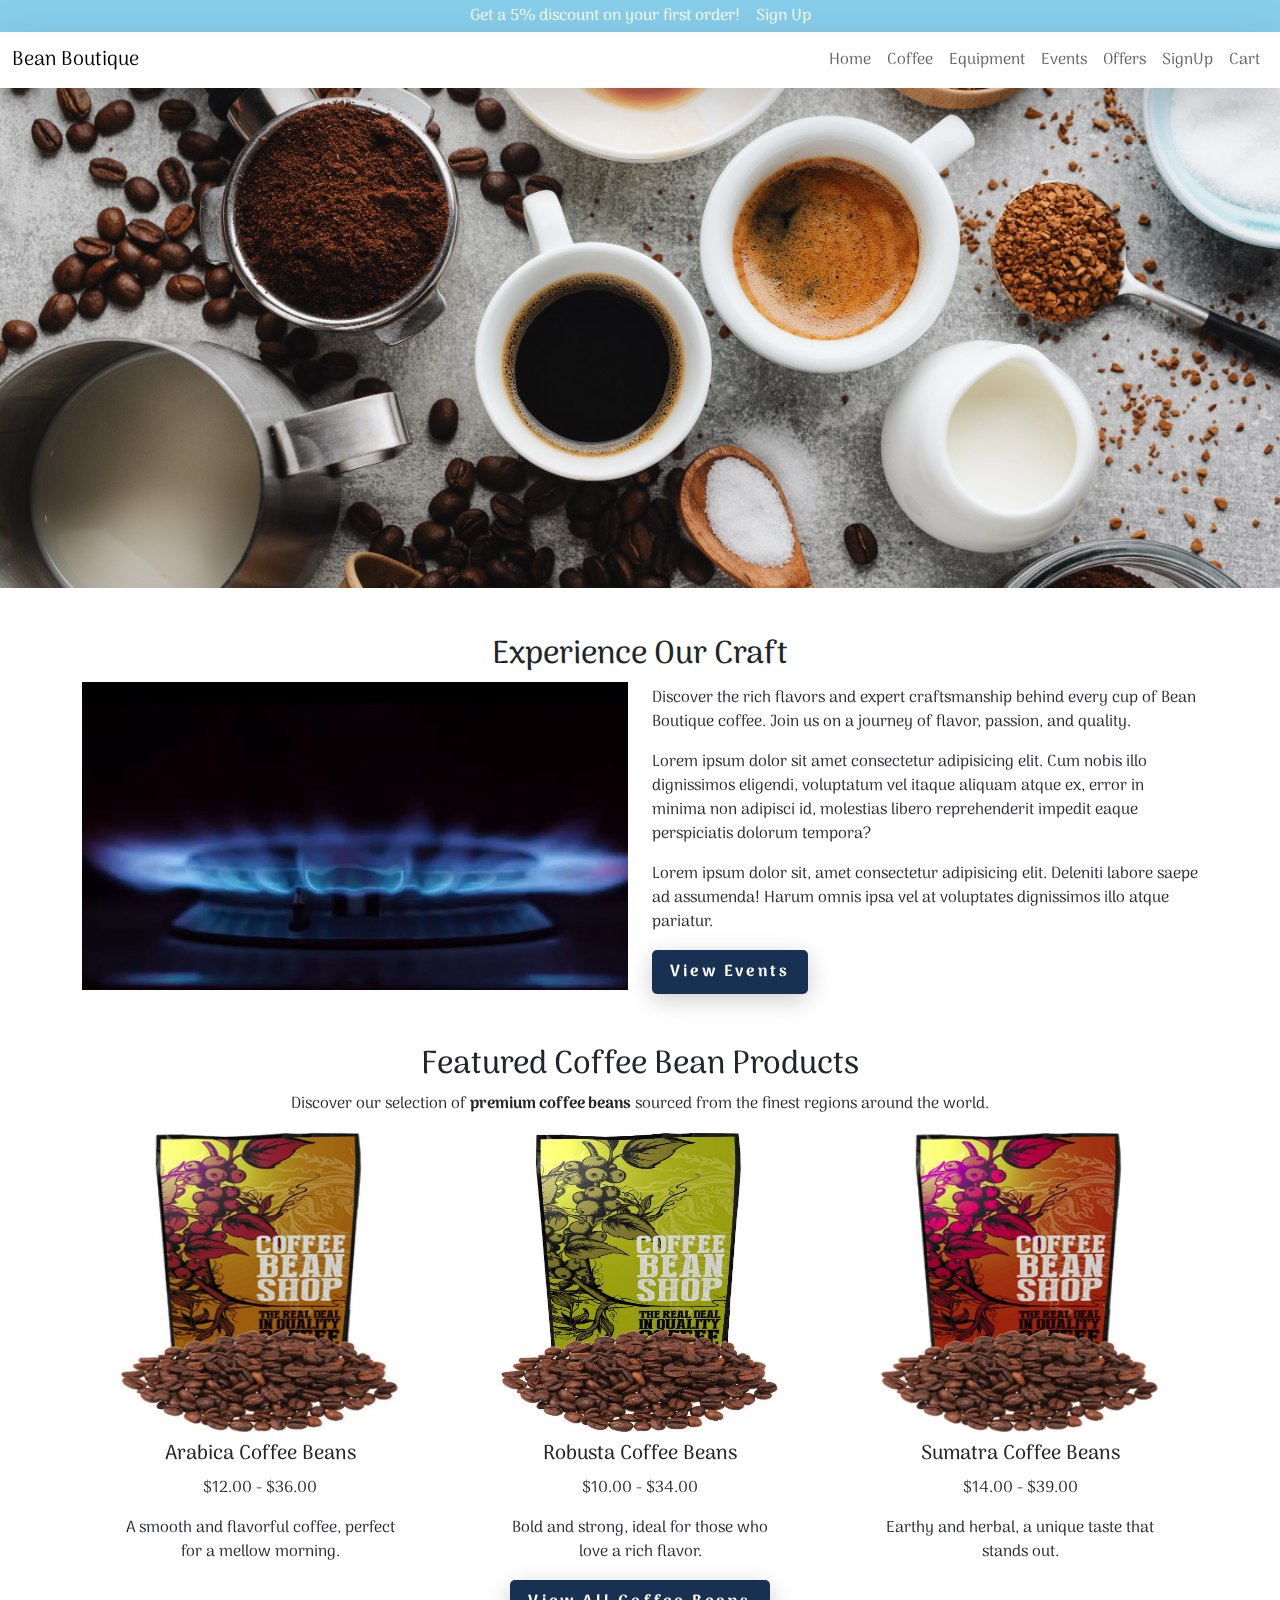
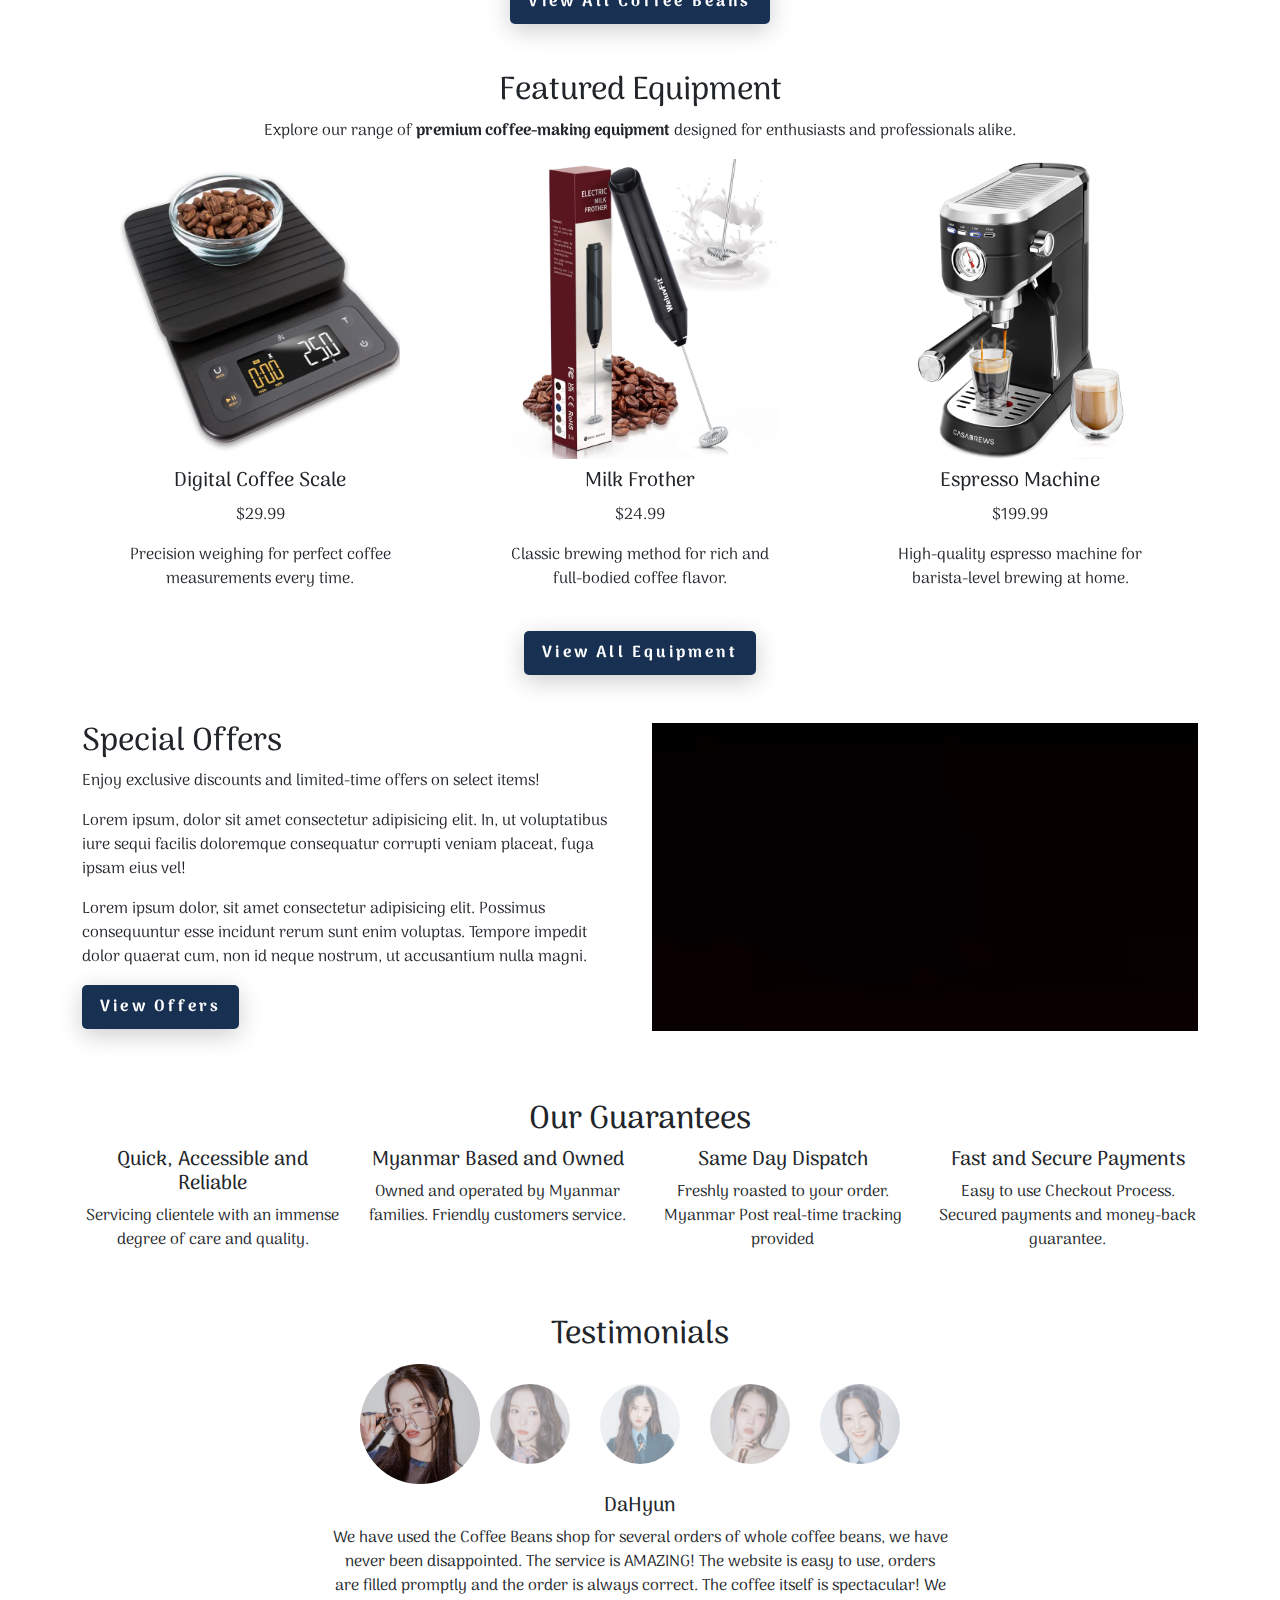
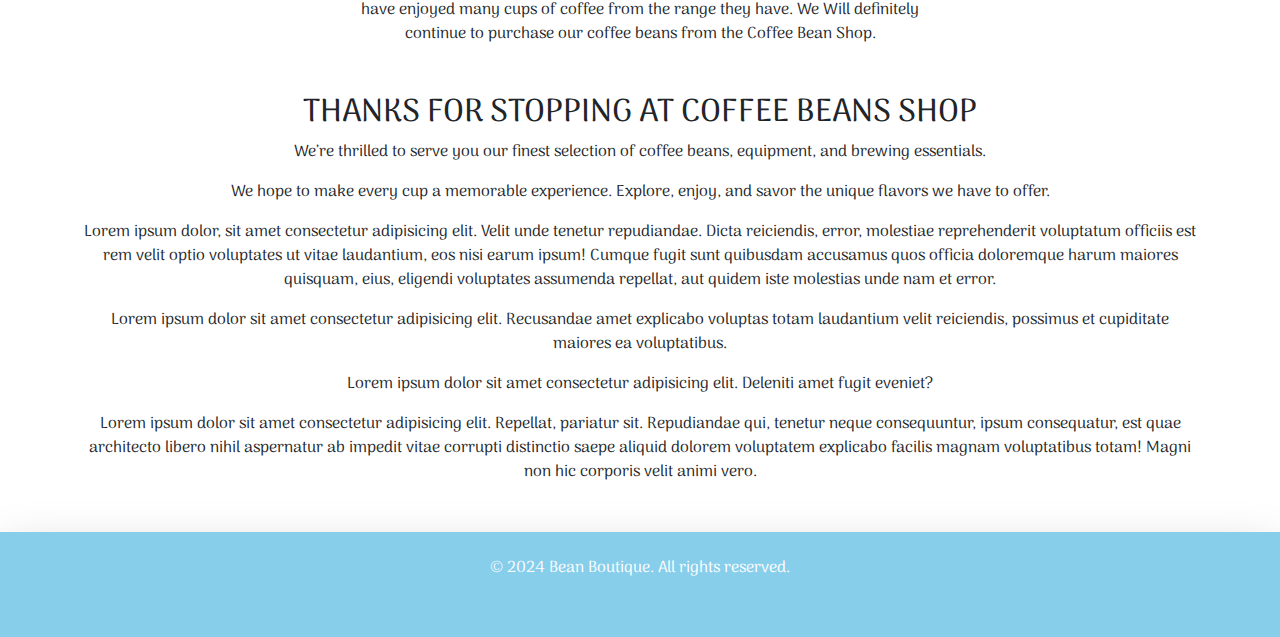
<file: index.html>
<!DOCTYPE html>
<html lang="en">
<head>
  <meta charset="UTF-8">
  <meta name="viewport" content="width=device-width, initial-scale=1.0">
  <title>Bean Boutique - Welcome</title>
  <link href="https://cdn.jsdelivr.net/npm/bootstrap@5.3.0-alpha1/dist/css/bootstrap.min.css" rel="stylesheet">
  <link rel="preconnect" href="https://fonts.googleapis.com">
<link rel="preconnect" href="https://fonts.gstatic.com" crossorigin>
<link href="https://fonts.googleapis.com/css2?family=Agdasima:wght@400;700&family=Arima:wght@100..700&display=swap" rel="stylesheet">
<link rel="stylesheet" href="https://cdn.jsdelivr.net/npm/bootstrap-icons@1.8.1/font/bootstrap-icons.css">
<link rel="stylesheet" href="https://cdnjs.cloudflare.com/ajax/libs/font-awesome/6.6.0/css/all.min.css" integrity="sha512-Kc323vGBEqzTmouAECnVceyQqyqdsSiqLQISBL29aUW4U/M7pSPA/gEUZQqv1cwx4OnYxTxve5UMg5GT6L4JJg==" crossorigin="anonymous" referrerpolicy="no-referrer" />

  <link rel="stylesheet" href="style.css">

  <style>
    .container .product-card {
  padding: 0 50px; /* Adds more gap between columns */
}

.product-card .image-container {
  position: relative;
  overflow: hidden;
  width: 100%;
  height: 300px; /* Set a fixed height for consistent card size */
}

.product-card .product-image {
  width: 100%;
  height: 100%;
  object-fit: fill;/* Makes the image fill the container without distortion */
  transition: transform 0.3s ease;
}

.product-card .overlay {
  position: absolute;
  bottom: 0;
  left: 0;
  width: 100%;
  opacity: 0;
  transition: opacity 0.3s ease;
  text-align: center;
}

.product-card .overlay a {
  display: block;
  width: 100%;
  padding: 10px 0;
  background-color: rgba(0, 0, 0, 0.7); /* Black with opacity */
  color: white;
  text-decoration: none;
  font-weight: bold;
  transition: background-color 0.3s ease;
}

.product-card .image-container:hover .overlay {
  opacity: 1;
}

.product-card .image-container:hover .product-image {
  transform: scale(1.15); /* Slight zoom effect */
}

.product-card h5,
.product-card p {
  margin-top: 10px;
}

.testimonial-section {
    text-align: center;
    margin: 30px 0px;
}

.profiles {
    display: flex;
    justify-content: center;
    align-items: flex-end;
}

.profile {
    margin: 0 15px;
    transition: transform 0.5s, opacity 0.5s;
}

.profile img {
    border-radius: 50%;
    width: 80px; /* Smaller profile images */
    height: 80px; /* Smaller profile images */
}

.profile.active {
    transform: scale(1.5); /* Larger current profile */
    opacity: 1;
}

.profile:not(.active) {
    opacity: 0.5; /* Faded smaller profiles */
}

.testimonial-text {
    margin: 30px 250px;
}

@media (max-width: 992px) {
  .testimonial-text {
    margin: 10px;
}
}

.guarantee-icon {
  font-size: 2rem; 
  margin: 15px 0px;
}

.custom-notification {
  background-color: skyblue;
  color: white;
  border: none;
  border-radius: 0;
}

.btn {
  font-size: 1em;
  font-weight: 400;
  letter-spacing: 0.2em;
}
.custom-link {
    color: white;
    text-decoration: none;
  }
  .custom-link:hover {
    color: #183153;
  }

  .custom-img-height {
    height: 500px;
    object-fit: cover;
  }

  custom-img-height {
    height: auto;
}

@media (max-width: 768px) {
    .custom-img-height {
        max-height: 200px;
        object-fit: cover;
    }
}
  </style>
</head>
<body>
  <div class="py-1 text-center custom-notification d-flex justify-content-center align-items-center" role="alert">
    <p class="mb-0 me-3 bold">Get a 5% discount on your first order!</p>
    <a href="signup.html" class="custom-link">Sign Up</a>
  </div>

  <!-- Navbar -->
  <nav class="navbar navbar-expand-lg navbar-light bg-white sticky-top shadow-lg">
    <div class="container-fluid">
        <a class="navbar-brand" href="#">Bean Boutique</a>
        <button class="navbar-toggler" type="button" data-bs-toggle="collapse" data-bs-target="#navbarNav">
            <span class="navbar-toggler-icon"></span>
        </button>
        <div class="collapse navbar-collapse" id="navbarNav">
            <ul class="navbar-nav ms-auto">
                <li class="nav-item"><a class="nav-link" href="index.html">Home</a></li>
                <li class="nav-item"><a class="nav-link" href="coffee.html">Coffee</a></li>
                <li class="nav-item"><a class="nav-link" href="equipment.html">Equipment</a></li>
                <li class="nav-item"><a class="nav-link" href="events.html">Events</a></li>
                <li class="nav-item"><a class="nav-link" href="offers.html">Offers</a></li>
                <li class="nav-item"><a class="nav-link" href="signup.html">SignUp</a></li>
                <li class="nav-item">
                    <a class="nav-link" href="cart.html">Cart <span id="cart-badge" class="badge bg-danger" style="display: none;">0</span></a>
                </li>
            </ul>
        </div>
    </div>
  </nav>
  
  <div>
    <img src="images/coffeelandscape.webp" class="w-100 custom-img-height">
  </div>

<!-- Video and Text Section -->
<section class="d-flex align-items-center my-5">
  <div class="container">
    <h2 class="text-center">Experience Our Craft</h2>
    <div class="row">
      <div class="col-md-6">
        <video src="images/coffeebean.mp4" autoplay muted loop class="w-100"></video>
      </div>
      <div class="col-md-6 d-flex flex-column justify-content-center">
        <p>Discover the rich flavors and expert craftsmanship behind every cup of Bean Boutique coffee. Join us on a journey of flavor, passion, and quality.</p>
        <p>Lorem ipsum dolor sit amet consectetur adipisicing elit. Cum nobis illo dignissimos eligendi, voluptatum vel itaque aliquam atque ex, error in minima non adipisci id, molestias libero reprehenderit impedit eaque perspiciatis dolorum tempora?</p>
        <p>Lorem ipsum dolor sit, amet consectetur adipisicing elit. Deleniti labore saepe ad assumenda! Harum omnis ipsa vel at voluptates dignissimos illo atque pariatur.</p>
        <div>
          <button class="specialbutton"><a href="events.html" class="text-decoration-none">View Events</a></button>
        </div>  
      </div> 
    </div>
  </div>
</section>

<!-- Featured Coffee Section -->
<section class="my-5">
  <div class="container">
    <h2 class="text-center">Featured Coffee Bean Products</h2>
    <p class="text-center">Discover our selection of <strong>premium coffee beans</strong> sourced from the finest regions around the world.</p>
    <div class="row">
      <!-- Coffee Bean 1 -->
      <div class="col-md-4 text-center position-relative product-card">
        <div class="image-container">
          <img src="images/coffee4.jpg" class="product-image" alt="Arabica Coffee Beans">
          <div class="overlay">
            <a href="coffee.html" class="btn btn-overlay">View Details</a>
          </div>
        </div>
        <h5>Arabica Coffee Beans</h5>
        <p>$12.00 - $36.00</p>
        <p>A smooth and flavorful coffee, perfect for a mellow morning.</p>
      </div>

      <!-- Coffee Bean 2 -->
      <div class="col-md-4 text-center position-relative product-card">
        <div class="image-container">
          <img src="images/coffee1.jpg" class="product-image" alt="Robusta Coffee Beans">
          <div class="overlay">
            <a href="coffee.html" class="btn btn-overlay">View Details</a>
          </div>
        </div>
        <h5>Robusta Coffee Beans</h5>
        <p>$10.00 - $34.00</p>
        <p>Bold and strong, ideal for those who love a rich flavor.</p>
      </div>

      <!-- Coffee Bean 3 -->
      <div class="col-md-4 text-center position-relative product-card">
        <div class="image-container">
          <img src="images/coffee6.jpg" class="product-image" alt="Sumatra Coffee Beans">
          <div class="overlay">
            <a href="coffee.html" class="btn btn-overlay">View Details</a>
          </div>
        </div>
        <h5>Sumatra Coffee Beans</h5>
        <p>$14.00 - $39.00</p>
        <p>Earthy and herbal, a unique taste that stands out.</p>
      </div>
    </div>
    <div class="d-flex justify-content-center align-items-center">
      <button class="specialbutton"><a href="coffee.html" class="text-decoration-none">View All Coffee Beans</a></button>
    </div>    
  </div>
</section>

<!-- Featured Equipment Section -->
<section class="my-5">
  <div class="container">
    <h2 class="text-center">Featured Equipment</h2>
    <p class="text-center">Explore our range of <strong>premium coffee-making equipment</strong> designed for enthusiasts and professionals alike.</p>
    <div class="row">
      <!-- Equipment 1 -->
      <div class="col-md-4 text-center position-relative product-card mb-4">
        <div class="image-container">
          <img src="images/coffee_scale.jpg" class="product-image" alt="Digital Coffee Scale">
          <div class="overlay">
            <a href="equipment.html" class="btn btn-overlay">View Details</a>
          </div>
        </div>
        <h5>Digital Coffee Scale</h5>
        <p>$29.99</p>
        <p>Precision weighing for perfect coffee measurements every time.</p>
      </div>

      <!-- Equipment 2 -->
      <div class="col-md-4 text-center position-relative product-card mb-4">
        <div class="image-container">
          <img src="images/milk_frother.jpg" class="product-image" alt="French Press">
          <div class="overlay">
            <a href="equipment.html" class="btn btn-overlay">View Details</a>
          </div>
        </div>
        <h5>Milk Frother</h5>
        <p>$24.99</p>
        <p>Classic brewing method for rich and full-bodied coffee flavor.</p>
      </div>

      <!-- Equipment 3 -->
      <div class="col-md-4 text-center position-relative product-card mb-4">
        <div class="image-container">
          <img src="images/espresso machine.jpg" class="product-image" alt="Espresso Machine">
          <div class="overlay">
            <a href="equipment.html" class="btn btn-overlay">View Details</a>
          </div>
        </div>
        <h5>Espresso Machine</h5>
        <p>$199.99</p>
        <p>High-quality espresso machine for barista-level brewing at home.</p>
      </div>
    </div>
    <div class="d-flex justify-content-center align-items-center">
      <button class="specialbutton"><a href="equipment.html" class="text-decoration-none">View All Equipment</a></button>
    </div>    
  </div>
</section>


<!-- Special Offers Section -->
<section class="d-flex align-items-center my-5">
  <div class="container">
    <div class="row">
      <div class="col-md-6 d-flex flex-column justify-content-center mb-4">
        <h2>Special Offers</h2>
        <p>Enjoy exclusive discounts and limited-time offers on select items!</p>
        <p>Lorem ipsum, dolor sit amet consectetur adipisicing elit. In, ut voluptatibus iure sequi facilis doloremque consequatur corrupti veniam placeat, fuga ipsam eius vel!</p>
        <p>Lorem ipsum dolor, sit amet consectetur adipisicing elit. Possimus consequuntur esse incidunt rerum sunt enim voluptas. Tempore impedit dolor quaerat cum, non id neque nostrum, ut accusantium nulla magni.</p>
        <div>
          <button class="specialbutton"><a href="coffee.html" class="text-decoration-none">View Offers</a></button>
        </div>    
      </div>
      <div class="col-md-6">
        <video src="images/coffeebean.mp4" autoplay muted loop class="w-100"></video>
      </div>
    </div>
  </div>
</section>

<!-- Guarantees Section -->
<section class="my-5 text-center">
  <h2>Our Guarantees</h2>
  <div class="container">
    <div class="row">
      <div class="col-md-3">
        <i class="fa-solid fa-heart guarantee-icon"></i>
        <h5>Quick, Accessible and Reliable</h5>
        <p>Servicing clientele with an immense degree of care and quality.</p>
      </div>
      
      <div class="col-md-3">
        <i class="fa-solid fa-globe guarantee-icon"></i>
        <h5>Myanmar Based and Owned</h5>
        <p>Owned and operated by Myanmar families. Friendly customers service.</p>
      </div>

      <div class="col-md-3">
        <i class="fa-solid fa-business-time guarantee-icon"></i>
        <h5>Same Day Dispatch</h5>
        <p>Freshly roasted to your order. Myanmar Post real-time tracking provided</p>
      </div>

      <div class="col-md-3">
        <i class="fa-solid fa-shield guarantee-icon"></i>
        <h5>Fast and Secure Payments</h5>
        <p>Easy to use Checkout Process. Secured payments and money-back guarantee.</p>
      </div>
    </div>
  </div>
</section>


<!-- Guarantees Section -->
<section class="container my-5 text-center">
  <h2>Testimonials</h2>
  <div class="testimonial-section">
    <div class="testimonial-slideshow">
        <div class="profiles">
            <div class="profile active" data-name="DaHyun" data-text="We have used the Coffee Beans shop for several orders of whole coffee beans, we have never been disappointed. The service is AMAZING! The website is easy to use, orders are filled promptly and the order is always correct. The coffee itself is spectacular! We have enjoyed many cups of coffee from the range they have. We Will definitely continue to purchase our coffee beans from the Coffee Bean Shop.">
                <img src="images/DaHyun.png" alt="Profile 1">
            </div>
            <div class="profile" data-name="HyeRin" data-text="Absolutely love these guys! The aroma is incredible ® Daily roasted coffee beans, best coffee beans in Australia, sast delivery. Very good price! Highly recommend it. I got a great deal on the 3kg packs for our office. Thanks Mac for great service.">
                <img src="images/HyeRin.png" alt="Profile 2">
            </div>
            <div class="profile" data-name="Jiwoo" data-text="I have tried most of the single origin beans you have available and have settled on the Brazil Dulce, I thought I would try the Sweet Valley Blend however had to make a significant adjustment to my grinder on the finer side to get reasonable pressure from my machine, all of the other beans I've tried only required minor adjustments so I don't know what is going on there ! other than that always fast delivery and I will continue to enjoy my single origin Dulce no more blends for me.">
                <img src="images/Jiwoo.png" alt="Profile 3">
            </div>
            <div class="profile" data-name="YuBin" data-text="Exceptional service aside (which is delivered in spades), the beans themselves are phenomenal. Masterfully roasted, packaged nicely, delivered quickly - it's all there. I love supporting local businesses also, so I get a good feeling about this on top of supporting my caffeine addiction. Without Coffee Beans Shop, I would probably be an awful human being - and possibly violent. They are keeping the public safe with their delicious beans!">
                <img src="images/YuBin.png" alt="Profile 4">
            </div>
            <div class="profile" data-name="Mayu" data-text="We came across the Coffee Beans Shop after running out of our regular coffee beans. Stoked to find a local supplier. We purchased the Organic Peru and the Gold Blend. These beans are head and shoulders above anything else we have tried, Oh and we have tried a lot over the years. Great friendly service. Do yourself a favour and give them a go.... you won't buy anywhere else after trying these beans.">
                <img src="images/Mayu.png" alt="Profile 5">
            </div>
        </div>
    </div>
    <div class="testimonial-text">
        <h5 id="testimonial-name"></h5>
        <p id="testimonial-paragraph"></p>
    </div>
  </div>
</section>

<!-- Thank You Section -->
<section class="container my-5 text-center">
  <h2>THANKS FOR STOPPING AT COFFEE BEANS SHOP</h2>
  <p>We’re thrilled to serve you our finest selection of coffee beans, equipment, and brewing essentials.</p>
  <p>We hope to make every cup a memorable experience. Explore, enjoy, and savor the unique flavors we have to offer.</p>
  <p>Lorem ipsum dolor, sit amet consectetur adipisicing elit. Velit unde tenetur repudiandae. Dicta reiciendis, error, molestiae reprehenderit voluptatum officiis est rem velit optio voluptates ut vitae laudantium, eos nisi earum ipsum! Cumque fugit sunt quibusdam accusamus quos officia doloremque harum maiores quisquam, eius, eligendi voluptates assumenda repellat, aut quidem iste molestias unde nam et error.</p>
  <p>Lorem ipsum dolor sit amet consectetur adipisicing elit. Recusandae amet explicabo voluptas totam laudantium velit reiciendis, possimus et cupiditate maiores ea voluptatibus.</p>
  <p>Lorem ipsum dolor sit amet consectetur adipisicing elit. Deleniti amet fugit eveniet?</p>
  <p>Lorem ipsum dolor sit amet consectetur adipisicing elit. Repellat, pariatur sit. Repudiandae qui, tenetur neque consequuntur, ipsum consequatur, est quae architecto libero nihil aspernatur ab impedit vitae corrupti distinctio saepe aliquid dolorem voluptatem explicabo facilis magnam voluptatibus totam! Magni non hic corporis velit animi vero.</p>
</section>

 <!-- Footer -->
<footer class="text-white text-center py-4 shadow-lg" style="background-color: skyblue;">
  <p class="mb-2">&copy; 2024 Bean Boutique. All rights reserved.</p>
  <div class="footer-social-media">
    <a href="#" aria-label="Instagram" class="text-white mx-2 h5"><i class="fab fa-instagram"></i></a>
    <a href="#" aria-label="Facebook" class="text-white mx-2 h5"><i class="fab fa-facebook"></i></a>
    <a href="#" aria-label="Twitter" class="text-white mx-2 h5"><i class="fab fa-twitter"></i></a>
  </div>
</footer>

  <script src="https://cdn.jsdelivr.net/npm/bootstrap@5.3.0-alpha1/dist/js/bootstrap.bundle.min.js"></script>
  <script>
    // Initial setup on page load
    window.onload = function() {
      updateCartBadge();
    };

    // Cart badge update function (same as before)
    function updateCartBadge() {
      const cart = JSON.parse(localStorage.getItem('cart')) || [];
      const totalItems = cart.reduce((acc, item) => acc + item.quantity, 0);
      const cartBadge = document.getElementById('cart-badge');
      cartBadge.innerText = totalItems;

      if (totalItems > 0) {
        cartBadge.style.display = 'inline';
      } else {
        cartBadge.style.display = 'none';
      }
    } 

    const profiles = document.querySelectorAll('.profile');
const testimonialParagraph = document.getElementById('testimonial-paragraph');
const testimonialName = document.getElementById('testimonial-name');

let currentIndex = 0;

function showProfile(index) {
    profiles.forEach((profile, i) => {
        profile.classList.remove('active');
        if (i === index) {
            profile.classList.add('active');
            testimonialParagraph.textContent = profile.getAttribute('data-text');
            testimonialName.textContent = profile.getAttribute('data-name');
        }
    });
}

function nextProfile() {
    currentIndex = (currentIndex + 1) % profiles.length; // Loop back to start
    showProfile(currentIndex);
}

setInterval(nextProfile, 3000); // Change profile every 3 seconds
showProfile(currentIndex); // Show the initial profile

  </script>
</body>
</html>
</file>
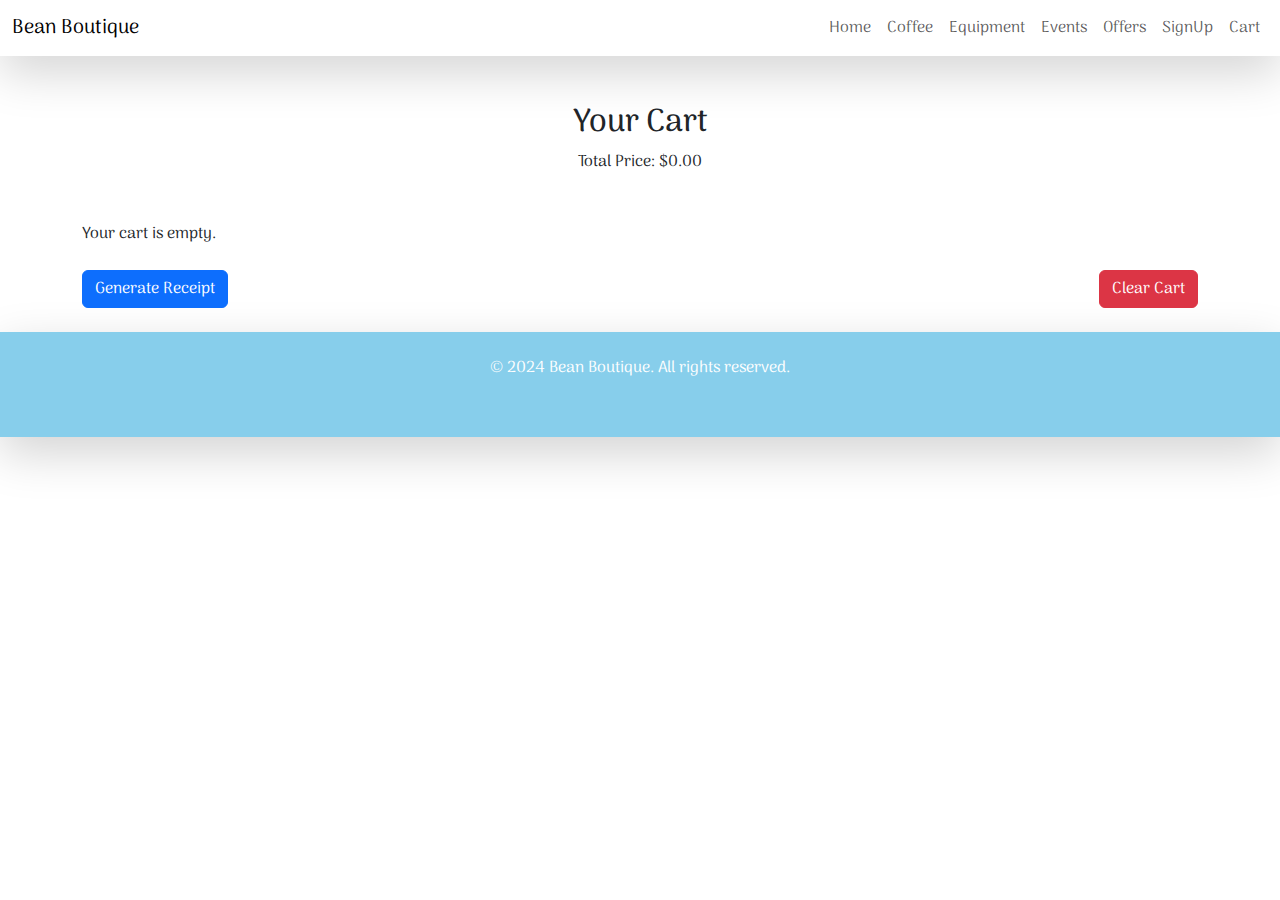
<file: cart.html>
<!DOCTYPE html>
<html lang="en">
<head>
    <meta charset="UTF-8">
    <meta name="viewport" content="width=device-width, initial-scale=1.0">
    <title>Bean Boutique - Shopping Cart</title>
    <link href="https://cdn.jsdelivr.net/npm/bootstrap@5.3.0-alpha1/dist/css/bootstrap.min.css" rel="stylesheet">
    <link rel="preconnect" href="https://fonts.googleapis.com">
<link rel="preconnect" href="https://fonts.gstatic.com" crossorigin>
<link href="https://fonts.googleapis.com/css2?family=Agdasima:wght@400;700&family=Arima:wght@100..700&display=swap" rel="stylesheet">
<link rel="stylesheet" href="https://cdnjs.cloudflare.com/ajax/libs/font-awesome/6.6.0/css/all.min.css" integrity="sha512-Kc323vGBEqzTmouAECnVceyQqyqdsSiqLQISBL29aUW4U/M7pSPA/gEUZQqv1cwx4OnYxTxve5UMg5GT6L4JJg==" crossorigin="anonymous" referrerpolicy="no-referrer" />
<link rel="stylesheet" href="style.css">
    <style>

        body {
        font-family: "Arima", system-ui;
        font-optical-sizing: auto;
        font-weight: 400;
        font-style: normal;
        }

        .nav-link {
        position: relative;
        }

        /* Center the text and image in table cells */
    table.table td, table.table th {
        vertical-align: middle;
        text-align: center;
    }

    /* Make sure the image is still small */
    table.table td img {
        display: inline;
        margin: 0 auto; /* Center the image */
        width: 30px;
        height: auto;
    }

        #cart-badge {
        position: inherit;
        top: -10px; 
        right: -1px; 
        font-size: 0.6em;
        padding: 0.1em 0.5em; 
        }

        .cart-item {
            display: flex;
            align-items: center;
            justify-content: space-between;
            margin-bottom: 20px;
            padding: 15px;
            border: 1px solid #ddd;
            border-radius: 5px;
            background-color: #f9f9f9;
        }


        .cart-item img {
            width: 30%;
            height: auto;
            object-fit: cover;
            margin-right: 20px;
            border-radius: 5px;
        }

        .cart-details {
            flex-grow: 1;
            display: flex;
            flex-direction: column;
            justify-content: space-between;
        }

        .cart-details h5 {
            font-size: 1.5rem;
            margin-bottom: 10px;
        }

        .cart-details .price {
            font-size: 1.2rem;
            font-weight: bold;
        }

        .quantity-controls {
            display: flex;
            align-items: center;
            margin-bottom: 10px;
        }
    </style>
</head>
<body>
    <!-- Navbar -->
  <nav class="navbar navbar-expand-lg navbar-light bg-white sticky-top shadow-lg">
    <div class="container-fluid">
        <a class="navbar-brand" href="#">Bean Boutique</a>
        <button class="navbar-toggler" type="button" data-bs-toggle="collapse" data-bs-target="#navbarNav">
            <span class="navbar-toggler-icon"></span>
        </button>
        <div class="collapse navbar-collapse" id="navbarNav">
            <ul class="navbar-nav ms-auto">
                <li class="nav-item"><a class="nav-link" href="index.html">Home</a></li>
                <li class="nav-item"><a class="nav-link" href="coffee.html">Coffee</a></li>
                <li class="nav-item"><a class="nav-link" href="equipment.html">Equipment</a></li>
                <li class="nav-item"><a class="nav-link" href="events.html">Events</a></li>
                <li class="nav-item"><a class="nav-link" href="offers.html">Offers</a></li>
                <li class="nav-item"><a class="nav-link" href="signup.html">SignUp</a></li>
                <li class="nav-item">
                    <a class="nav-link" href="cart.html">Cart <span id="cart-badge" class="badge bg-danger" style="display: none;">0</span></a>
                </li>
            </ul>
        </div>
    </div>
  </nav>

  <header class="container mt-5 text-center">
    <h2>Your Cart</h2>
    <p id="discount-message" style="display: none; color: green;">Congratulations! You've received a 5% discount for signing up.</p>
    <div class="cart-summary">      
        <!-- Other cart items here -->
        <p id="total-price">Total Price: $0.00</p>
    <p id="discount-price" style="display: none; color: green;">Discount: -$0.00</p>
    <p id="final-price" style="display: none; font-weight: bold;">Final Price: $0.00</p>
    </div>   
</header>    


    <section id="cart-items" class="container mt-5">
        <!-- Cart items will be dynamically inserted here -->
    </section>

    <!-- Clear Cart Button -->
    <div class="container d-flex justify-content-between mt-4 mb-4">
        <button class="btn btn-primary" onclick="generateReceipt()">Generate Receipt</button>
        <button class="btn btn-danger" onclick="clearCart()">Clear Cart</button>
    </div>

    <!-- Footer -->
<footer class="text-white text-center py-4 shadow-lg" style="background-color: skyblue;">
    <p class="mb-2">&copy; 2024 Bean Boutique. All rights reserved.</p>
    <div class="footer-social-media">
      <a href="#" aria-label="Instagram" class="text-white mx-2 h5"><i class="fab fa-instagram"></i></a>
      <a href="#" aria-label="Facebook" class="text-white mx-2 h5"><i class="fab fa-facebook"></i></a>
      <a href="#" aria-label="Twitter" class="text-white mx-2 h5"><i class="fab fa-twitter"></i></a>
    </div>
  </footer>

    <!-- Modal for Receipt -->
    <div class="modal fade" id="receiptModal" tabindex="-1" aria-labelledby="receiptModalLabel" aria-hidden="true">
        <div class="modal-dialog modal-lg">
        <div class="modal-content">
            <div class="modal-header">
            <h5 class="modal-title" id="receiptModalLabel">Receipt</h5>
            <button type="button" class="btn-close" data-bs-dismiss="modal" aria-label="Close"></button>
            </div>
            <div class="modal-body">
            <p id="receipt-details"></p> 
            </div>
            <div class="modal-footer">
            <button type="button" class="btn btn-secondary" data-bs-dismiss="modal">Close</button>
            </div>
        </div>
        </div>
    </div>

    <script>
        function loadCart() {
    const cartItemsContainer = document.getElementById('cart-items');
    const cart = JSON.parse(localStorage.getItem('cart')) || [];
    const discountPriceElement = document.getElementById('discount-price');
    const finalPriceElement = document.getElementById('final-price');
    
    cartItemsContainer.innerHTML = '';

    if (cart.length === 0) {
        // Display message and reset prices if the cart is empty
        cartItemsContainer.innerHTML = '<p>Your cart is empty.</p>';
        document.getElementById('total-price').textContent = 'Total Price: $0.00';
        discountPriceElement.style.display = 'none';
        finalPriceElement.style.display = 'none';
        return;
    }

    let totalPrice = 0;
    const cartTable = document.createElement('table');
    cartTable.className = 'table table-hover';
    cartTable.innerHTML = `
        <thead>
            <tr>
                <th>Item</th>
                <th>Grind Type</th>
                <th>Size</th>
                <th>Price</th>
                <th>Quantity</th>
                <th>Remove</th>
            </tr>
        </thead>
        <tbody></tbody>
    `;
    const tbody = cartTable.querySelector('tbody');
    cart.forEach(item => {
        totalPrice += item.price * item.quantity;
        const grindType = item.grindType ? item.grindType : '-';
        const cartItemRow = document.createElement('tr');
        cartItemRow.innerHTML = `
            <td><img src="${item.image || 'default-image.jpg'}" alt="${item.name || 'Item'}">${item.name || 'Unknown Item'}</td>
            <td>${grindType}</td>
            <td>${item.size || '-'}</td>
            <td>$${(item.price * item.quantity).toFixed(2)}</td>
            <td class="text-center">
                <div class="input-group me-2 justify-content-center" style="flex: 0 0 30%;"> 
                <button class="btn btn-outline-secondary" onclick="updateQuantity('${item.id}', -1)">-</button>
                <input class="text-center" type="number" value="${item.quantity || 1}" min="1" style="width: 50px;" readonly>
                <button class="btn btn-outline-secondary" onclick="updateQuantity('${item.id}', 1)">+</button>
                </div>
            </td>
            <td><button class="btn btn-danger" onclick="removeFromCart('${item.id}')">Remove</button></td>
        `;
        tbody.appendChild(cartItemRow);
    });
    cartItemsContainer.appendChild(cartTable);
    document.getElementById('total-price').textContent = `Total Price: $${totalPrice.toFixed(2)}`;

    // Check if the user is signed up for discount
    const signedUp = localStorage.getItem('signedUp') === 'true';

    if (signedUp) {
        const discountPercentage = 5;
        const discountAmount = (totalPrice * discountPercentage) / 100;
        const finalPrice = totalPrice - discountAmount;

        discountPriceElement.textContent = `Discount: -$${discountAmount.toFixed(2)}`;
        finalPriceElement.textContent = `Final Price: $${finalPrice.toFixed(2)}`;
        
        discountPriceElement.style.display = 'block';
        finalPriceElement.style.display = 'block';
    } else {
        discountPriceElement.style.display = 'none';
        finalPriceElement.style.display = 'none';
    }
}

        
        function generateReceipt() {
    const cart = JSON.parse(localStorage.getItem('cart')) || [];

    if (cart.length === 0) {
        const receiptDetails = document.getElementById('receipt-details');
        receiptDetails.innerHTML = "Your cart is empty, no receipt to generate.";
        new bootstrap.Modal(document.getElementById('receiptModal')).show();
        return;
    }

    let receiptContent = "";
    let totalPrice = 0;

    cart.forEach(item => {
        const itemTotal = item.price * item.quantity;
        receiptContent += `${item.name} (${item.quantity} x $${item.price.toFixed(2)}) = $${itemTotal.toFixed(2)}<br><hr>`;
        totalPrice += itemTotal;
    });

    const signedUp = localStorage.getItem('signedUp') === 'true';
    if (signedUp) {
        const discountPercentage = 5;
        const discountAmount = (totalPrice * discountPercentage) / 100;
        const finalPrice = totalPrice - discountAmount;

        receiptContent += `<br>Total Price: $${totalPrice.toFixed(2)}<br>`;
        receiptContent += `Discount (${discountPercentage}%): -$${discountAmount.toFixed(2)}<br>`;
        receiptContent += `<strong>Final Price: $${finalPrice.toFixed(2)}</strong>`;
    } else {
        receiptContent += `<br><strong>Total Price: $${totalPrice.toFixed(2)}</strong>`;
    }

    document.getElementById('receipt-details').innerHTML = receiptContent;
    new bootstrap.Modal(document.getElementById('receiptModal')).show();
}

// Function to show discount message if user is signed up
function showDiscountMessage() {
    const signedUp = localStorage.getItem('signedUp') === 'true';
    const discountMessage = document.getElementById('discount-message');
    if (signedUp) {
        discountMessage.style.display = 'block';
    } else {
        discountMessage.style.display = 'none';
    }
}

// Call showDiscountMessage when the page loads
window.onload = function () {
    updateCartBadge();
    loadCart();
    showDiscountMessage();
};


        // Clear cart function (you may need to implement this based on your logic)
        function clearCart() {
            localStorage.removeItem('cart');
            loadCart();
        }
    
        function updateQuantity(itemId, change) {
            const cart = JSON.parse(localStorage.getItem('cart')) || [];
            const itemIndex = cart.findIndex(item => item.id === itemId);
            if (itemIndex > -1) {
                cart[itemIndex].quantity += change;
                if (cart[itemIndex].quantity < 1) cart[itemIndex].quantity = 1; // Ensure quantity is at least 1
                localStorage.setItem('cart', JSON.stringify(cart));
                loadCart(); // Reload cart to update display
                updateCartBadge(); // Update the cart badge
            }
        }

        function removeFromCart(itemId) {
            let cart = JSON.parse(localStorage.getItem('cart')) || [];
            cart = cart.filter(item => item.id !== itemId); // Remove item from cart
            localStorage.setItem('cart', JSON.stringify(cart));
            loadCart(); // Reload cart to update display
            updateCartBadge(); // Update the cart badge
        }

        function clearCart() {
            // Clear the cart from localStorage
            localStorage.removeItem('cart');
            // Reload the cart display
            loadCart();
            // Update the cart badge
            updateCartBadge();
        }
    
        function updateCartBadge() {
            const cart = JSON.parse(localStorage.getItem('cart')) || [];
            const totalItems = cart.reduce((acc, item) => acc + item.quantity, 0);
    
            const cartBadge = document.getElementById('cart-badge');
            cartBadge.innerText = totalItems;
    
            // Show badge only if there are items in the cart
            if (totalItems > 0) {
                cartBadge.style.display = 'inline';
            } else {
                cartBadge.style.display = 'none';
            }
        }

    </script>

    <script src="https://cdn.jsdelivr.net/npm/bootstrap@5.3.0-alpha1/dist/js/bootstrap.bundle.min.js"></script>
</body>
</html>
</file>
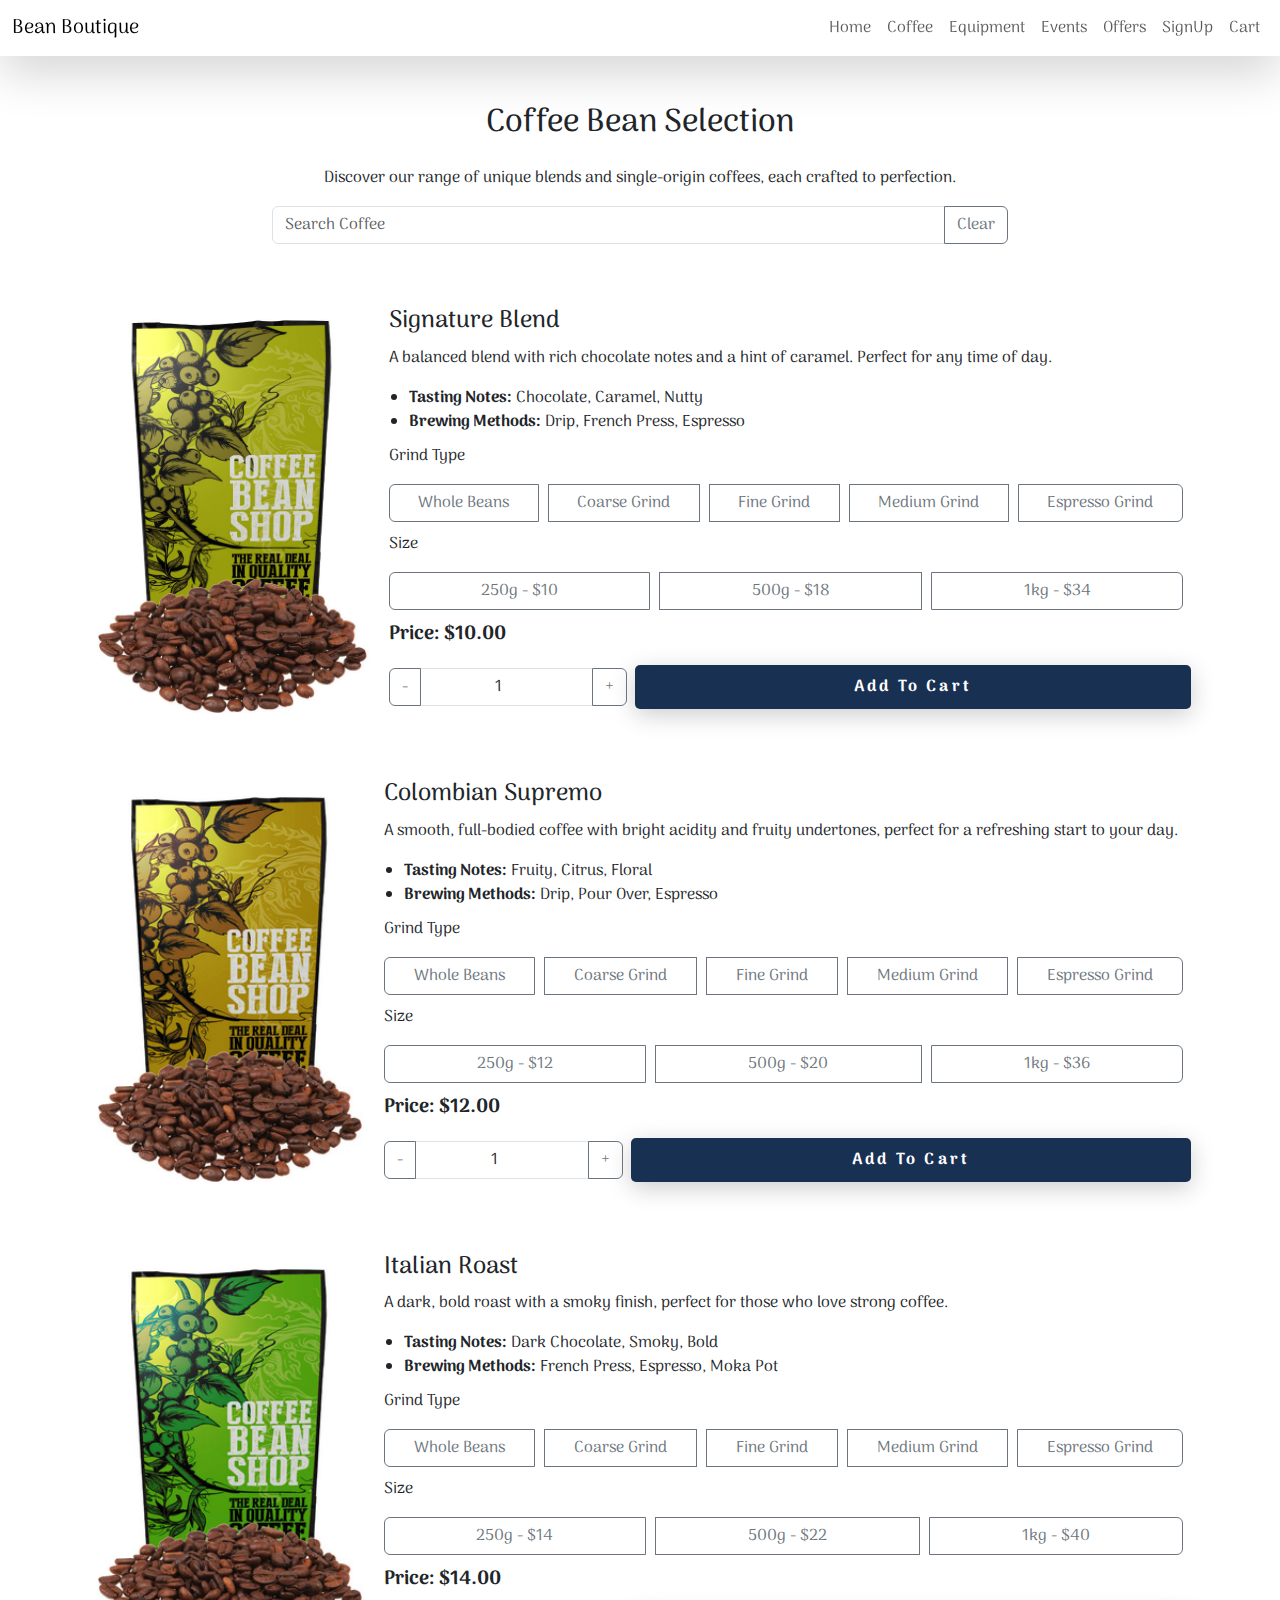
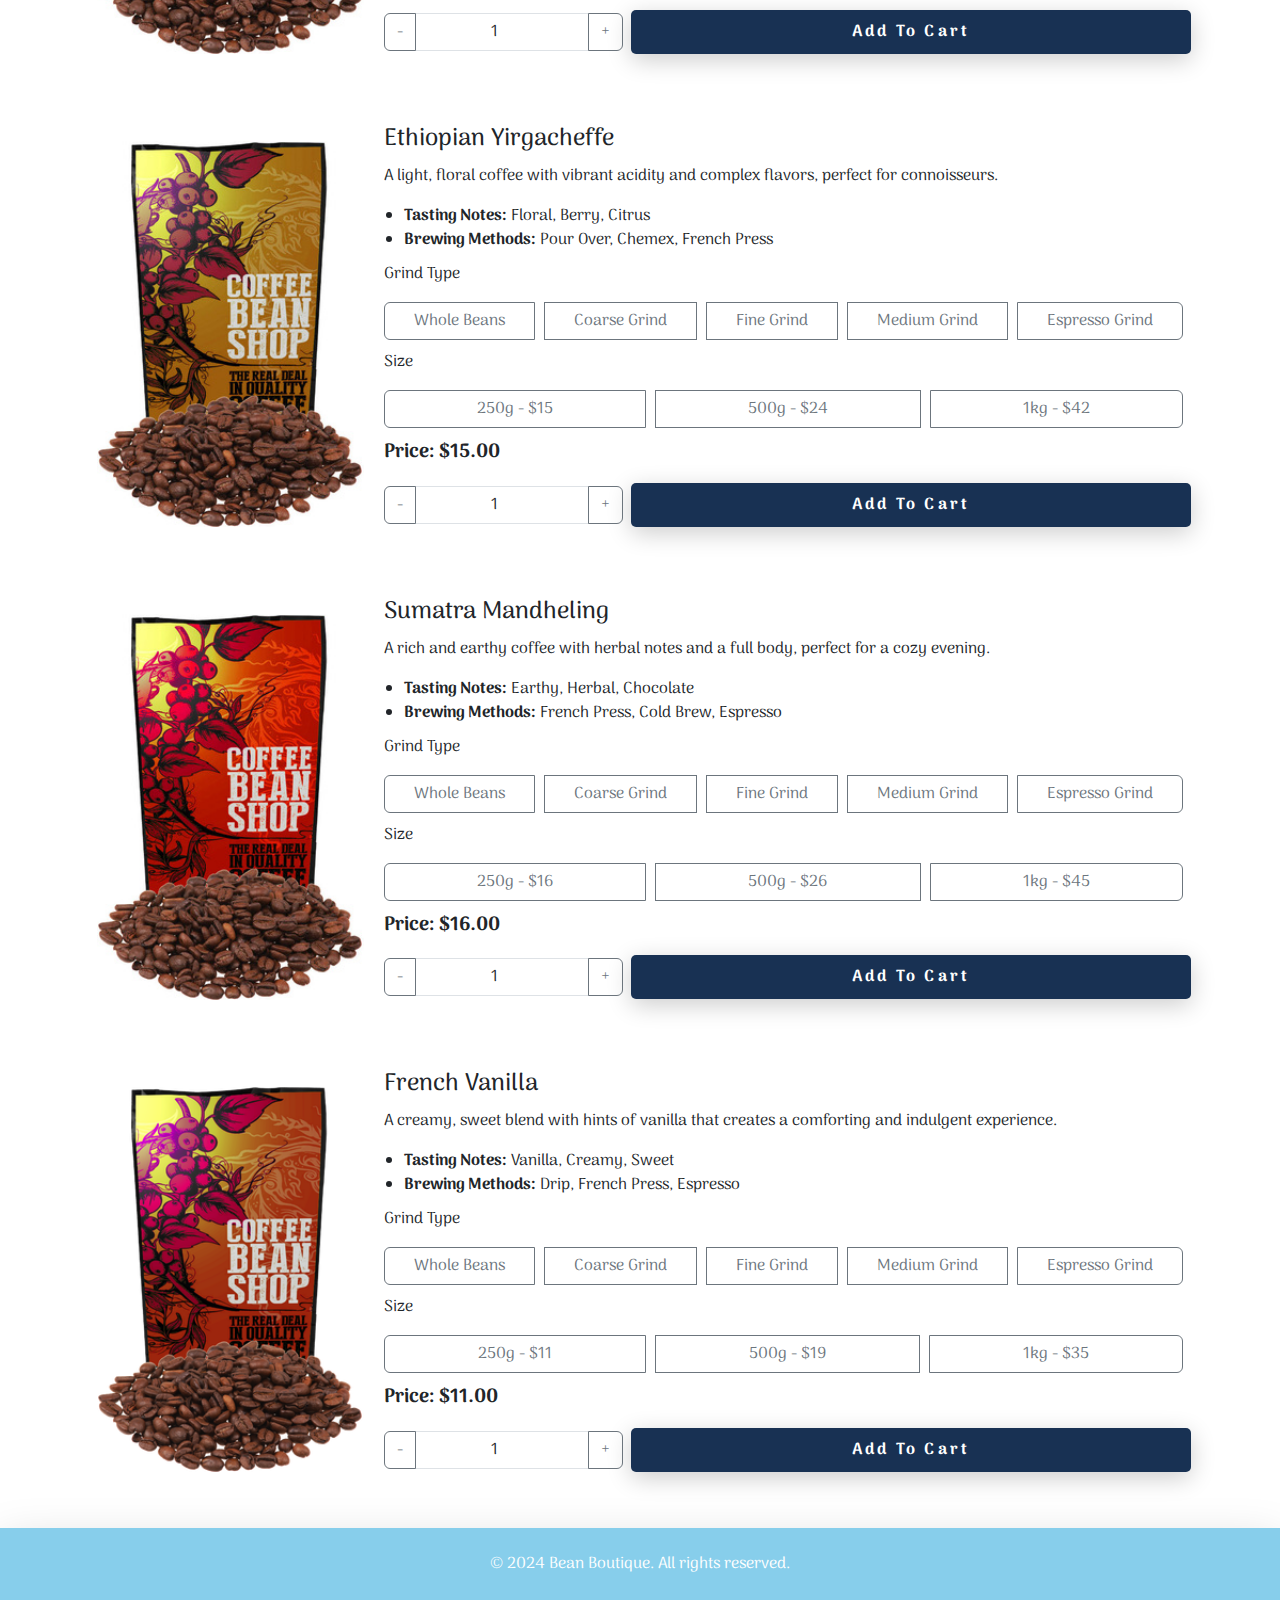
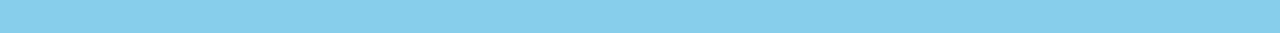
<file: coffee.html>
<!DOCTYPE html>
<html lang="en">
<head>
  <meta charset="UTF-8">
  <meta name="viewport" content="width=device-width, initial-scale=1.0">
  <title>Bean Boutique - Coffee Selection</title>
  <link href="https://cdn.jsdelivr.net/npm/bootstrap@5.3.0-alpha1/dist/css/bootstrap.min.css" rel="stylesheet">
  <link rel="preconnect" href="https://fonts.googleapis.com">
<link rel="preconnect" href="https://fonts.gstatic.com" crossorigin>
<link href="https://fonts.googleapis.com/css2?family=Agdasima:wght@400;700&family=Arima:wght@100..700&display=swap" rel="stylesheet">
<link rel="stylesheet" href="https://cdnjs.cloudflare.com/ajax/libs/font-awesome/6.6.0/css/all.min.css" integrity="sha512-Kc323vGBEqzTmouAECnVceyQqyqdsSiqLQISBL29aUW4U/M7pSPA/gEUZQqv1cwx4OnYxTxve5UMg5GT6L4JJg==" crossorigin="anonymous" referrerpolicy="no-referrer" />
<link rel="stylesheet" href="style.css">
  <style>

    /* Custom style for coffee list */
    .coffee-item {
      display: flex;
      margin-bottom: 25px;
      padding: 15px;
      /* border: 1px solid #ddd; */
      border-radius: 5px;
      /* background-color: #f9f9f9; */
      background-color: white;
      flex-direction: row; /* Default to row for larger screens */
    }

    /* Coffee image */
    .coffee-item img {
      width: 25%;
      height: auto; /* Maintain aspect ratio */
      object-fit: cover;
      margin-right: 20px;
      border-radius: 5px;
      align-self: center; /* Center vertically */
    }

    /* Coffee details on the right */
    .coffee-details {
      width: 75%; /* Maintain proportions */
      display: flex;
      flex-direction: column;
      /* justify-content: space-around; */
    }

    .coffee-details h5 {
      font-size: 1.5rem;
      margin-bottom: 10px;
    }

    .coffee-details p {
      font-size: 1rem;
    }

    .coffee-details ul {
      padding-left: 20px;
      margin-bottom: 10px;
    }

    .coffee-details .price {
      font-size: 1.2rem;
      font-weight: bold;
    }

    .btn-group button {
      flex: 1;
      min-width: 100px;
    }

    /* Grind Type and Size Buttons Group */
    .btn-group {
      display: flex;
      flex-wrap: wrap;
      gap: 10px;
      margin-bottom: 10px;
    }

    /* Quantity controls */
    .quantity-controls {
      display: flex;
      align-items: center;
      margin-bottom: 10px;
    }

    .quantity-controls button {
      width: 35px;
      height: 35px;
    }

    /* Selected button style */
    .selected {
      background-color: black !important;
      color: white !important;
    }

    /* Responsive design: Image and font sizes for smaller screens */
    @media (max-width: 768px) {

      ul {
        list-style: none;
      }

      .coffee-item {
        flex-direction: column; /* Stack image on top for smaller screens */
        align-items: center; /* Center align items */
      }

      .coffee-item img {
        width: 50%; /* Smaller image width on small screens */
        margin-right: 0; /* Remove right margin */
        margin-bottom: 15px; /* Space between image and details */
      }

      .coffee-details {
        width: 100%; /* Full width for details */
        text-align: center; /* Center text for details */
      }

      .coffee-details h5 {
        font-size: 1.5rem; /* Keep heading font size */
      }

      .coffee-details p {
        font-size: 0.9rem; /* Smaller paragraph font */
      }

      .coffee-details .price {
        font-size: 1rem; /* Smaller price font */
      }

      .btn-group .btn {
        flex: 0 0 48%; 
        margin-bottom: 10px;
      }

      .quantity-controls {
        flex-direction: column; /* Stack quantity controls */
      }
    }
  </style>
</head>
<body>

  <!-- Navbar -->
  <nav class="navbar navbar-expand-lg navbar-light bg-white sticky-top shadow-lg">
    <div class="container-fluid">
        <a class="navbar-brand" href="#">Bean Boutique</a>
        <button class="navbar-toggler" type="button" data-bs-toggle="collapse" data-bs-target="#navbarNav">
            <span class="navbar-toggler-icon"></span>
        </button>
        <div class="collapse navbar-collapse" id="navbarNav">
            <ul class="navbar-nav ms-auto">
                <li class="nav-item"><a class="nav-link" href="index.html">Home</a></li>
                <li class="nav-item"><a class="nav-link" href="coffee.html">Coffee</a></li>
                <li class="nav-item"><a class="nav-link" href="equipment.html">Equipment</a></li>
                <li class="nav-item"><a class="nav-link" href="events.html">Events</a></li>
                <li class="nav-item"><a class="nav-link" href="offers.html">Offers</a></li>
                <li class="nav-item"><a class="nav-link" href="signup.html">SignUp</a></li>
                <li class="nav-item">
                    <a class="nav-link" href="cart.html">Cart <span id="cart-badge" class="badge bg-danger" style="display: none;">0</span></a>
                </li>
            </ul>
        </div>
    </div>
  </nav>


  <!-- Coffee Selection Header -->
  <header class="container mt-5 text-center">
    <h2 class="mb-4">Coffee Bean Selection</h2>
    <p>Discover our range of unique blends and single-origin coffees, each crafted to perfection.</p>
  </header>

  <!-- Search Bar and Clear Button (in one line) -->
  <div class="container text-center mb-4">
    <div class="row justify-content-center">
      <div class="col-md-8">
        <div class="input-group">
          <input type="text" id="search-coffee" class="form-control" placeholder="Search Coffee" onkeyup="searchCoffee()">
          <button class="btn btn-outline-secondary" onclick="clearSearch()">Clear</button>
        </div>
      </div>
    </div>
  </div>

  <!-- Coffee Catalogue Section -->
  <section id="coffee-catalogue" class="container mt-5">

    <!-- No Results Message -->
    <p id="no-results" class="text-center text-danger" style="display:none;">No products found matching your search.</p>

    <div id="coffee-list">
      
      <!-- Coffee 1: Signature Blend -->
      <div class="coffee-item" data-name="Signature Blend">
        <img src="images/coffee1.jpg" alt="Signature Blend">
        <div class="coffee-details">
          <h5>Signature Blend</h5>
          <p>A balanced blend with rich chocolate notes and a hint of caramel. Perfect for any time of day.</p>
          <ul>
            <li><strong>Tasting Notes:</strong> Chocolate, Caramel, Nutty</li>
            <li><strong>Brewing Methods:</strong> Drip, French Press, Espresso</li>
          </ul>
          
          <!-- Grind Type Buttons -->
          <p>Grind Type</p>
          <div class="btn-group">
            <button class="btn btn-outline-secondary" onclick="chooseGrind(1, 'Whole Beans', event)">Whole Beans</button>
            <button class="btn btn-outline-secondary" onclick="chooseGrind(1, 'Coarse Grind', event)">Coarse Grind</button>
            <button class="btn btn-outline-secondary" onclick="chooseGrind(1, 'Fine Grind', event)">Fine Grind</button>
            <button class="btn btn-outline-secondary" onclick="chooseGrind(1, 'Medium Grind', event)">Medium Grind</button>
            <button class="btn btn-outline-secondary" onclick="chooseGrind(1, 'Espresso Grind', event)">Espresso Grind</button>
          </div>

          <!-- Size Buttons -->
           <p>Size</p>
          <div class="btn-group">
            <button class="btn btn-outline-secondary" onclick="chooseSize(1, '250g', 10, event)">250g - $10</button>
            <button class="btn btn-outline-secondary" onclick="chooseSize(1, '500g', 18, event)">500g - $18</button>
            <button class="btn btn-outline-secondary" onclick="chooseSize(1, '1kg', 34, event)">1kg - $34</button>
          </div>

          <p class="price">Price: $<span id="price1">10.00</span></p>
          <!-- Quantity Controls -->
          <div class="w-100 mb-3 d-flex align-items-center">
            <div class="input-group me-2" style="flex: 0 0 30%;">
                <button class="btn btn-outline-secondary" type="button" onclick="changeQuantity(1, -1)">-</button>
                <input type="number" id="quantity1" value="1" min="1" class="form-control text-center" readonly>
                <button class="btn btn-outline-secondary" type="button" onclick="changeQuantity(1, 1)">+</button>
            </div>
            
            <div style="flex: 0 0 70%;">
              <button class="specialbutton w-100" id="shopNow1" onclick="addToCart(1)"><a class="text-decoration-none">Add To Cart</a></button>
            </div>    
          </div>                    
        </div>
      </div>

      <!-- Coffee 2: Colombian Supremo -->
      <div class="coffee-item" data-name="Colombian Supremo">
        <img src="images/coffee2.jpg" alt="Colombian Supremo">
        <div class="coffee-details">
          <h5>Colombian Supremo</h5>
          <p>A smooth, full-bodied coffee with bright acidity and fruity undertones, perfect for a refreshing start to your day.</p>
          <ul>
            <li><strong>Tasting Notes:</strong> Fruity, Citrus, Floral</li>
            <li><strong>Brewing Methods:</strong> Drip, Pour Over, Espresso</li>
          </ul>
          
          <p>Grind Type</p>
          <div class="btn-group">
            <button class="btn btn-outline-secondary" onclick="chooseGrind(2, 'Whole Beans', event)">Whole Beans</button>
            <button class="btn btn-outline-secondary" onclick="chooseGrind(2, 'Coarse Grind', event)">Coarse Grind</button>
            <button class="btn btn-outline-secondary" onclick="chooseGrind(2, 'Fine Grind', event)">Fine Grind</button>
            <button class="btn btn-outline-secondary" onclick="chooseGrind(2, 'Medium Grind', event)">Medium Grind</button>
            <button class="btn btn-outline-secondary" onclick="chooseGrind(2, 'Espresso Grind', event)">Espresso Grind</button>
          </div>

          <p>Size</p>
          <div class="btn-group">
            <button class="btn btn-outline-secondary" onclick="chooseSize(2, '250g', 12, event)">250g - $12</button>
            <button class="btn btn-outline-secondary" onclick="chooseSize(2, '500g', 20, event)">500g - $20</button>
            <button class="btn btn-outline-secondary" onclick="chooseSize(2, '1kg', 36, event)">1kg - $36</button>
          </div>

          <p class="price">Price: $<span id="price2">12.00</span></p>
          <div class="w-100 mb-3 d-flex align-items-center">
            <div class="input-group me-2" style="flex: 0 0 30%;">
                <button class="btn btn-outline-secondary" type="button" onclick="changeQuantity(2, -1)">-</button>
                <input type="number" id="quantity2" value="1" min="1" class="form-control text-center" readonly>
                <button class="btn btn-outline-secondary" type="button" onclick="changeQuantity(2, 1)">+</button>
            </div>
            
            <div style="flex: 0 0 70%;">
              <button class="specialbutton w-100" id="shopNow2" onclick="addToCart(2)"><a class="text-decoration-none">Add To Cart</a></button>
            </div>    
          </div>                    
        </div>
      </div>

      <!-- Coffee 3: Italian Roast -->
      <div class="coffee-item" data-name="Italian Roast">
        <img src="images/coffee3.jpg" alt="Italian Roast">
        <div class="coffee-details">
          <h5>Italian Roast</h5>
          <p>A dark, bold roast with a smoky finish, perfect for those who love strong coffee.</p>
          <ul>
            <li><strong>Tasting Notes:</strong> Dark Chocolate, Smoky, Bold</li>
            <li><strong>Brewing Methods:</strong> French Press, Espresso, Moka Pot</li>
          </ul>
          
          <p>Grind Type</p>
          <div class="btn-group">
            <button class="btn btn-outline-secondary" onclick="chooseGrind(3, 'Whole Beans', event)">Whole Beans</button>
            <button class="btn btn-outline-secondary" onclick="chooseGrind(3, 'Coarse Grind', event)">Coarse Grind</button>
            <button class="btn btn-outline-secondary" onclick="chooseGrind(3, 'Fine Grind', event)">Fine Grind</button>
            <button class="btn btn-outline-secondary" onclick="chooseGrind(3, 'Medium Grind', event)">Medium Grind</button>
            <button class="btn btn-outline-secondary" onclick="chooseGrind(3, 'Espresso Grind', event)">Espresso Grind</button>
          </div>

          <p>Size</p>
          <div class="btn-group">
            <button class="btn btn-outline-secondary" onclick="chooseSize(3, '250g', 14, event)">250g - $14</button>
            <button class="btn btn-outline-secondary" onclick="chooseSize(3, '500g', 22, event)">500g - $22</button>
            <button class="btn btn-outline-secondary" onclick="chooseSize(3, '1kg', 40, event)">1kg - $40</button>
          </div>

          <p class="price">Price: $<span id="price3">14.00</span></p>
          <div class="w-100 mb-3 d-flex align-items-center">
            <div class="input-group me-2" style="flex: 0 0 30%;">
                <button class="btn btn-outline-secondary" type="button" onclick="changeQuantity(3, -1)">-</button>
                <input type="number" id="quantity3" value="1" min="1" class="form-control text-center" readonly>
                <button class="btn btn-outline-secondary" type="button" onclick="changeQuantity(3, 1)">+</button>
            </div>
            
            <div style="flex: 0 0 70%;">
              <button class="specialbutton w-100" id="shopNow3" onclick="addToCart(3)"><a class="text-decoration-none">Add To Cart</a></button>
            </div>    
          </div>                    
        </div>
      </div>

      <!-- Coffee 4: Ethiopian Yirgacheffe -->
      <div class="coffee-item" data-name="Ethiopian Yirgacheffe">
        <img src="images/coffee4.jpg" alt="Ethiopian Yirgacheffe">
        <div class="coffee-details">
          <h5>Ethiopian Yirgacheffe</h5>
          <p>A light, floral coffee with vibrant acidity and complex flavors, perfect for connoisseurs.</p>
          <ul>
            <li><strong>Tasting Notes:</strong> Floral, Berry, Citrus</li>
            <li><strong>Brewing Methods:</strong> Pour Over, Chemex, French Press</li>
          </ul>
          
          <p>Grind Type</p>
          <div class="btn-group">
            <button class="btn btn-outline-secondary" onclick="chooseGrind(4, 'Whole Beans', event)">Whole Beans</button>
            <button class="btn btn-outline-secondary" onclick="chooseGrind(4, 'Coarse Grind', event)">Coarse Grind</button>
            <button class="btn btn-outline-secondary" onclick="chooseGrind(4, 'Fine Grind', event)">Fine Grind</button>
            <button class="btn btn-outline-secondary" onclick="chooseGrind(4, 'Medium Grind', event)">Medium Grind</button>
            <button class="btn btn-outline-secondary" onclick="chooseGrind(4, 'Espresso Grind', event)">Espresso Grind</button>
          </div>

          <p>Size</p>
          <div class="btn-group">
            <button class="btn btn-outline-secondary" onclick="chooseSize(4, '250g', 15, event)">250g - $15</button>
            <button class="btn btn-outline-secondary" onclick="chooseSize(4, '500g', 24, event)">500g - $24</button>
            <button class="btn btn-outline-secondary" onclick="chooseSize(4, '1kg', 42, event)">1kg - $42</button>
          </div>

          <p class="price">Price: $<span id="price4">15.00</span></p>
          <div class="w-100 mb-3 d-flex align-items-center">
            <div class="input-group me-2" style="flex: 0 0 30%;">
                <button class="btn btn-outline-secondary" type="button" onclick="changeQuantity(4, -1)">-</button>
                <input type="number" id="quantity4" value="1" min="1" class="form-control text-center" readonly>
                <button class="btn btn-outline-secondary" type="button" onclick="changeQuantity(4, 1)">+</button>
            </div>
            
            <div style="flex: 0 0 70%;">
              <button class="specialbutton w-100" id="shopNow4" onclick="addToCart(4)"><a class="text-decoration-none">Add To Cart</a></button>
            </div>    
          </div>                    
        </div>
      </div>

      <!-- Coffee 5: Sumatra Mandheling -->
      <div class="coffee-item" data-name="Sumatra Mandheling">
        <img src="images/coffee5.jpg" alt="Sumatra Mandheling">
        <div class="coffee-details">
          <h5>Sumatra Mandheling</h5>
          <p>A rich and earthy coffee with herbal notes and a full body, perfect for a cozy evening.</p>
          <ul>
            <li><strong>Tasting Notes:</strong> Earthy, Herbal, Chocolate</li>
            <li><strong>Brewing Methods:</strong> French Press, Cold Brew, Espresso</li>
          </ul>
          
          <p>Grind Type</p>
          <div class="btn-group">
            <button class="btn btn-outline-secondary" onclick="chooseGrind(5, 'Whole Beans', event)">Whole Beans</button>
            <button class="btn btn-outline-secondary" onclick="chooseGrind(5, 'Coarse Grind', event)">Coarse Grind</button>
            <button class="btn btn-outline-secondary" onclick="chooseGrind(5, 'Fine Grind', event)">Fine Grind</button>
            <button class="btn btn-outline-secondary" onclick="chooseGrind(5, 'Medium Grind', event)">Medium Grind</button>
            <button class="btn btn-outline-secondary" onclick="chooseGrind(5, 'Espresso Grind', event)">Espresso Grind</button>
          </div>

          <p>Size</p>
          <div class="btn-group">
            <button class="btn btn-outline-secondary" onclick="chooseSize(5, '250g', 16, event)">250g - $16</button>
            <button class="btn btn-outline-secondary" onclick="chooseSize(5, '500g', 26, event)">500g - $26</button>
            <button class="btn btn-outline-secondary" onclick="chooseSize(5, '1kg', 45, event)">1kg - $45</button>
          </div>

          <p class="price">Price: $<span id="price5">16.00</span></p>
          <div class="w-100 mb-3 d-flex align-items-center">
            <div class="input-group me-2" style="flex: 0 0 30%;">
                <button class="btn btn-outline-secondary" type="button" onclick="changeQuantity(5, -1)">-</button>
                <input type="number" id="quantity5" value="1" min="1" class="form-control text-center" readonly>
                <button class="btn btn-outline-secondary" type="button" onclick="changeQuantity(5, 1)">+</button>
            </div>
            
            <div style="flex: 0 0 70%;">
              <button class="specialbutton w-100" id="shopNow5" onclick="addToCart(5)"><a class="text-decoration-none">Add To Cart</a></button>
            </div>    
          </div>                    
        </div>
      </div>

      <!-- Coffee 6: French Vanilla -->
      <div class="coffee-item" data-name="French Vanilla">
        <img src="images/coffee6.jpg" alt="French Vanilla">
        <div class="coffee-details">
          <h5>French Vanilla</h5>
          <p>A creamy, sweet blend with hints of vanilla that creates a comforting and indulgent experience.</p>
          <ul>
            <li><strong>Tasting Notes:</strong> Vanilla, Creamy, Sweet</li>
            <li><strong>Brewing Methods:</strong> Drip, French Press, Espresso</li>
          </ul>
          
          <p>Grind Type</p>
          <div class="btn-group">
            <button class="btn btn-outline-secondary" onclick="chooseGrind(6, 'Whole Beans', event)">Whole Beans</button>
            <button class="btn btn-outline-secondary" onclick="chooseGrind(6, 'Coarse Grind', event)">Coarse Grind</button>
            <button class="btn btn-outline-secondary" onclick="chooseGrind(6, 'Fine Grind', event)">Fine Grind</button>
            <button class="btn btn-outline-secondary" onclick="chooseGrind(6, 'Medium Grind', event)">Medium Grind</button>
            <button class="btn btn-outline-secondary" onclick="chooseGrind(6, 'Espresso Grind', event)">Espresso Grind</button>
          </div>

          <p>Size</p>
          <div class="btn-group">
            <button class="btn btn-outline-secondary" onclick="chooseSize(6, '250g', 11, event)">250g - $11</button>
            <button class="btn btn-outline-secondary" onclick="chooseSize(6, '500g', 19, event)">500g - $19</button>
            <button class="btn btn-outline-secondary" onclick="chooseSize(6, '1kg', 35, event)">1kg - $35</button>
          </div>

          <p class="price">Price: $<span id="price6">11.00</span></p>
          <div class="w-100 mb-3 d-flex align-items-center">
            <div class="input-group me-2" style="flex: 0 0 30%;"> 
                <button class="btn btn-outline-secondary" type="button" onclick="changeQuantity(6, -1)">-</button>
                <input type="number" id="quantity6" value="1" min="1" class="form-control text-center" readonly>
                <button class="btn btn-outline-secondary" type="button" onclick="changeQuantity(6, 1)">+</button>
            </div>
            
            <div style="flex: 0 0 70%;">
              <button class="specialbutton w-100" id="shopNow6" onclick="addToCart(6)"><a class="text-decoration-none">Add To Cart</a></button>
            </div>    
          </div>                    
        </div>
      </div>
  </section>

  <!-- Alert Modal -->
  <div class="modal fade" id="alertModal" tabindex="-1" aria-labelledby="alertModalLabel" aria-hidden="true">
    <div class="modal-dialog modal-lg">
      <div class="modal-content">
        <div class="modal-header">
          <h5 class="modal-title" id="alertModalLabel">Cart Notification</h5>
          <button type="button" class="btn-close" data-bs-dismiss="modal" aria-label="Close"></button>
        </div>
        <div class="modal-body" id="alertMessage">
          <!-- Alert message will be inserted here -->
        </div>
        <div class="modal-footer">
          <button type="button" class="btn btn-secondary" data-bs-dismiss="modal">Close</button>
        </div>
      </div>
    </div>
  </div>

  <!-- Footer -->
<footer class="text-white text-center py-4 shadow-lg" style="background-color: skyblue;">
  <p class="mb-2">&copy; 2024 Bean Boutique. All rights reserved.</p>
  <div class="footer-social-media">
    <a href="#" aria-label="Instagram" class="text-white mx-2 h5"><i class="fab fa-instagram"></i></a>
    <a href="#" aria-label="Facebook" class="text-white mx-2 h5"><i class="fab fa-facebook"></i></a>
    <a href="#" aria-label="Twitter" class="text-white mx-2 h5"><i class="fab fa-twitter"></i></a>
  </div>
</footer>

  <!-- JavaScript for Coffee Selection -->
  <script>
    let selectedGrind = {};
    let selectedSize = {};
    let prices = [10, 12]; // Initial prices for each coffee
    let quantities = [1, 1]; // Initial quantities for each coffee

    function chooseGrind(coffeeId, grindType, event) {
      // Deselect all grind buttons
      const buttons = event.target.parentNode.children;
      for (let i = 0; i < buttons.length; i++) {
        buttons[i].classList.remove('selected');
      }
      // Select the chosen grind
      event.target.classList.add('selected');
      selectedGrind[coffeeId] = grindType;
    }

    function chooseSize(coffeeId, size, price, event) {
      // Deselect all size buttons
      const buttons = event.target.parentNode.children;
      for (let i = 0; i < buttons.length; i++) {
        buttons[i].classList.remove('selected');
      }
      // Select the chosen size
      event.target.classList.add('selected');
      selectedSize[coffeeId] = { size: size, price: price };
      updatePrice(coffeeId);
    }

    function changeQuantity(coffeeId, change) {
      const quantityInput = document.getElementById(`quantity${coffeeId}`);
      let newQuantity = parseInt(quantityInput.value) + change;
      if (newQuantity < 1) return; // Don't allow quantity to go below 1
      quantityInput.value = newQuantity;
      quantities[coffeeId - 1] = newQuantity; // Update quantity
      updatePrice(coffeeId);
    }

    function updatePrice(coffeeId) {
      const priceElement = document.getElementById(`price${coffeeId}`);
      if (selectedSize[coffeeId]) {
        const selectedPrice = selectedSize[coffeeId].price;
        const quantity = quantities[coffeeId - 1];
        const totalPrice = selectedPrice * quantity;
        priceElement.textContent = totalPrice.toFixed(2);
      }
    }

    function addToCart(coffeeId) {
    const shopNowButton = document.getElementById(`shopNow${coffeeId}`);

    // Create a unique ID for each item based on coffeeId, grind type, and size
    const itemId = `coffee-${coffeeId}-${selectedGrind[coffeeId]}-${selectedSize[coffeeId].size}`;

    // Check if both grind type and size have been selected
    if (!selectedGrind[coffeeId] || !selectedSize[coffeeId]) {
        showAlert('Please select both grind type and size before adding to cart.');
        return;
    }

    const item = {
        id: itemId, // Unique identifier for this combination of coffee, grind type, and size
        coffeeId: coffeeId,
        name: document.querySelector(`.coffee-item[data-name="${document.querySelector(`.coffee-item:nth-child(${coffeeId})`).getAttribute('data-name')}"] h5`).innerText,
        grindType: selectedGrind[coffeeId],
        size: selectedSize[coffeeId].size,
        price: selectedSize[coffeeId].price,
        quantity: quantities[coffeeId - 1],
        image: document.querySelector(`.coffee-item:nth-child(${coffeeId}) img`).src
    };

    // Retrieve the existing cart from localStorage or create a new array
    let cart = JSON.parse(localStorage.getItem('cart')) || [];

    // Check if an identical item (same grind type, size, and coffeeId) already exists in the cart
    const existingItemIndex = cart.findIndex(cartItem => cartItem.id === item.id);

    if (existingItemIndex !== -1) {
        // If the item exists, just update the quantity
        cart[existingItemIndex].quantity += item.quantity;
    } else {
        // Otherwise, add the new item to the cart
        cart.push(item);
    }

    // Save the updated cart back to localStorage
    localStorage.setItem('cart', JSON.stringify(cart));

    // Update the cart badge dynamically
    updateCartBadge();

    // Show a confirmation alert
    showAlert(`Added ${item.quantity} of ${item.name} (${item.grindType}, ${item.size}) to your cart.`);
}


    function showAlert(message) {
        document.getElementById('alertMessage').textContent = message;
        const alertModal = new bootstrap.Modal(document.getElementById('alertModal'));
        alertModal.show();
    }

    // Ensure the cart badge is updated when the page loads
    document.addEventListener('DOMContentLoaded', updateCartBadge);


    function showAlert(message) {
      document.getElementById('alertMessage').innerText = message;
      const alertModal = new bootstrap.Modal(document.getElementById('alertModal'));
      alertModal.show();
    }

    function searchCoffee() {
      const input = document.getElementById('search-coffee').value.toLowerCase();
      const coffeeItems = document.querySelectorAll('.coffee-item');
      let found = false;
      coffeeItems.forEach(item => {
        const coffeeName = item.getAttribute('data-name').toLowerCase();
        if (coffeeName.includes(input)) {
          item.style.display = 'flex'; // Show item
          found = true;
        } else {
          item.style.display = 'none'; // Hide item
        }
      });
      document.getElementById('no-results').style.display = found ? 'none' : 'block';
    }

    function clearSearch() {
      document.getElementById('search-coffee').value = '';
      searchCoffee();
    }

    function updateCartBadge() {
        const cart = JSON.parse(localStorage.getItem('cart')) || [];
        const totalItems = cart.reduce((acc, item) => acc + item.quantity, 0);
        
        const cartBadge = document.getElementById('cart-badge');
        cartBadge.innerText = totalItems;

        // Show badge only if there are items in the cart
        if (totalItems > 0) {
            cartBadge.style.display = 'inline';
        } else {
            cartBadge.style.display = 'none';
        }
    }

    // Call updateCartBadge when the page loads
    window.onload = function() {
        updateCartBadge();
    };

    // Assuming you have a button with id "shop-now" to add items
    document.getElementById('shop-now').addEventListener('click', addToCart);

  </script>

  <script src="https://cdn.jsdelivr.net/npm/bootstrap@5.3.0-alpha1/dist/js/bootstrap.bundle.min.js"></script>
</body>
</html>
</file>
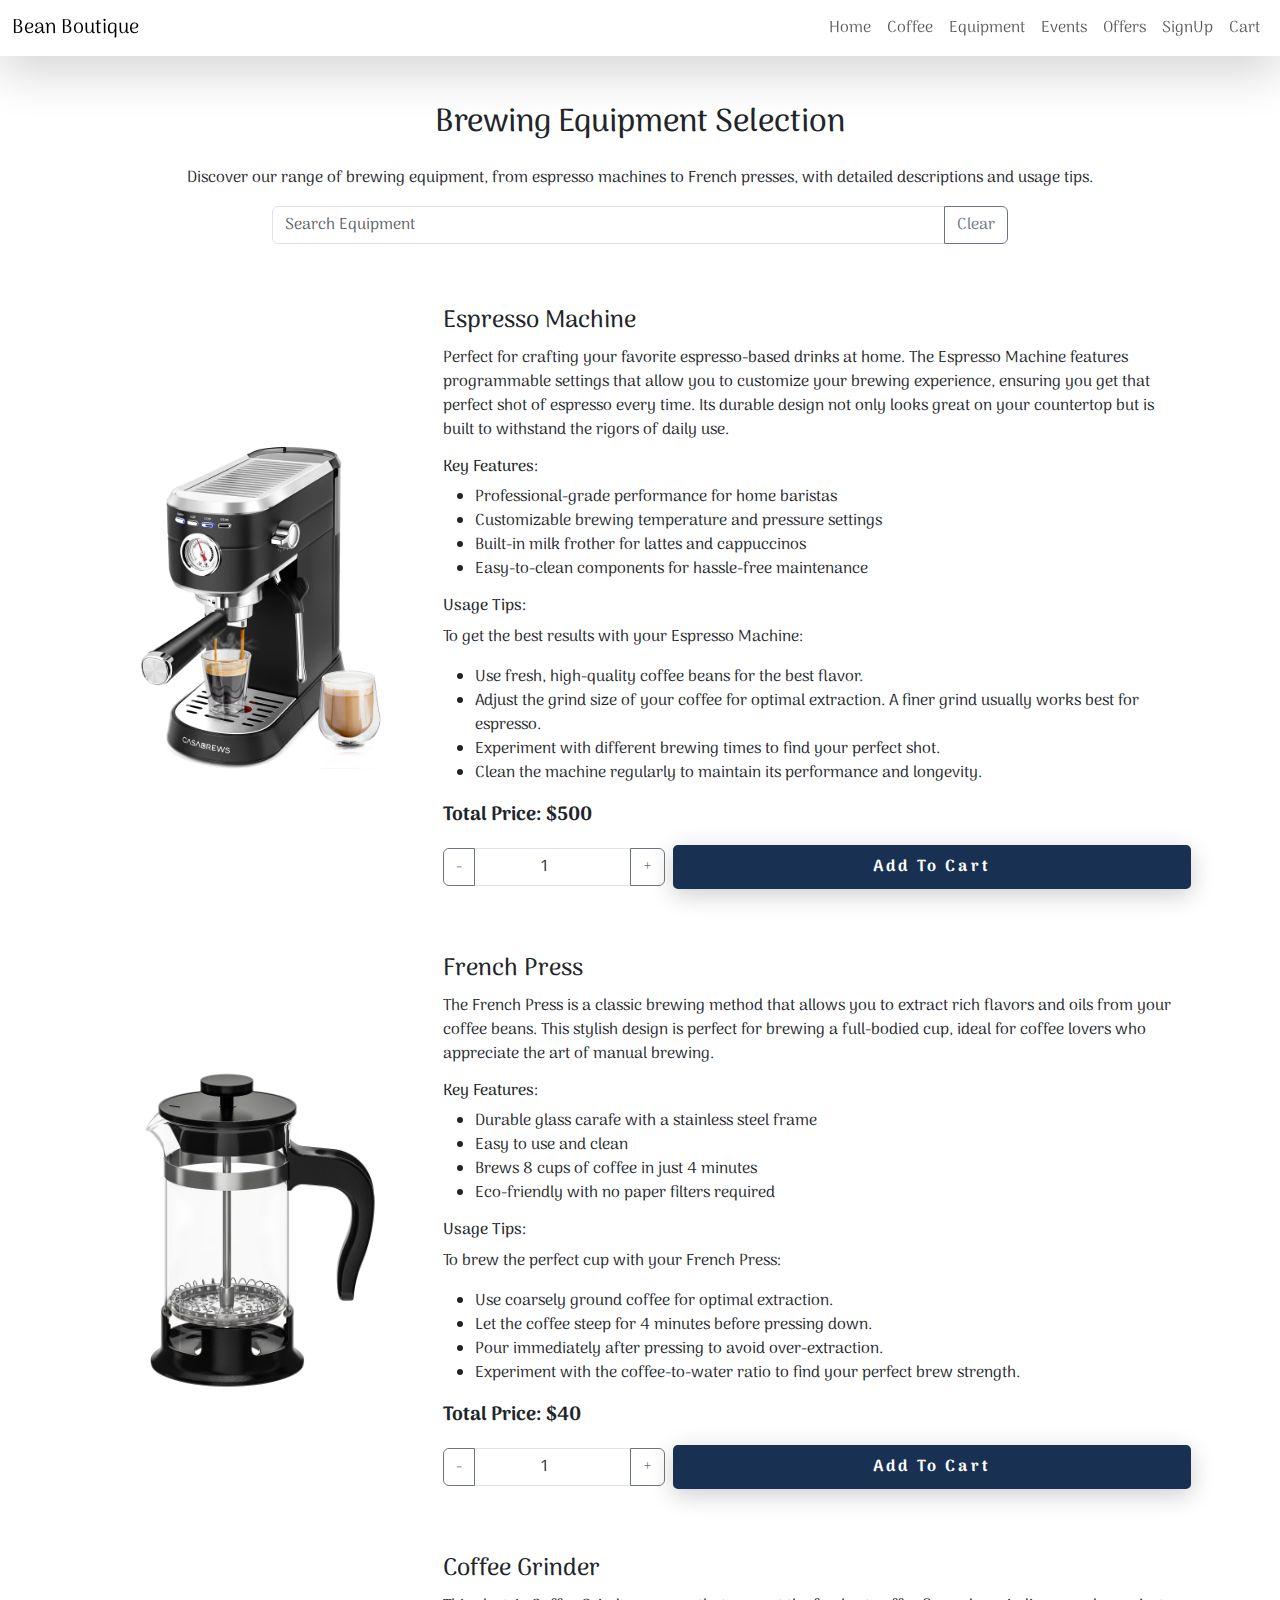
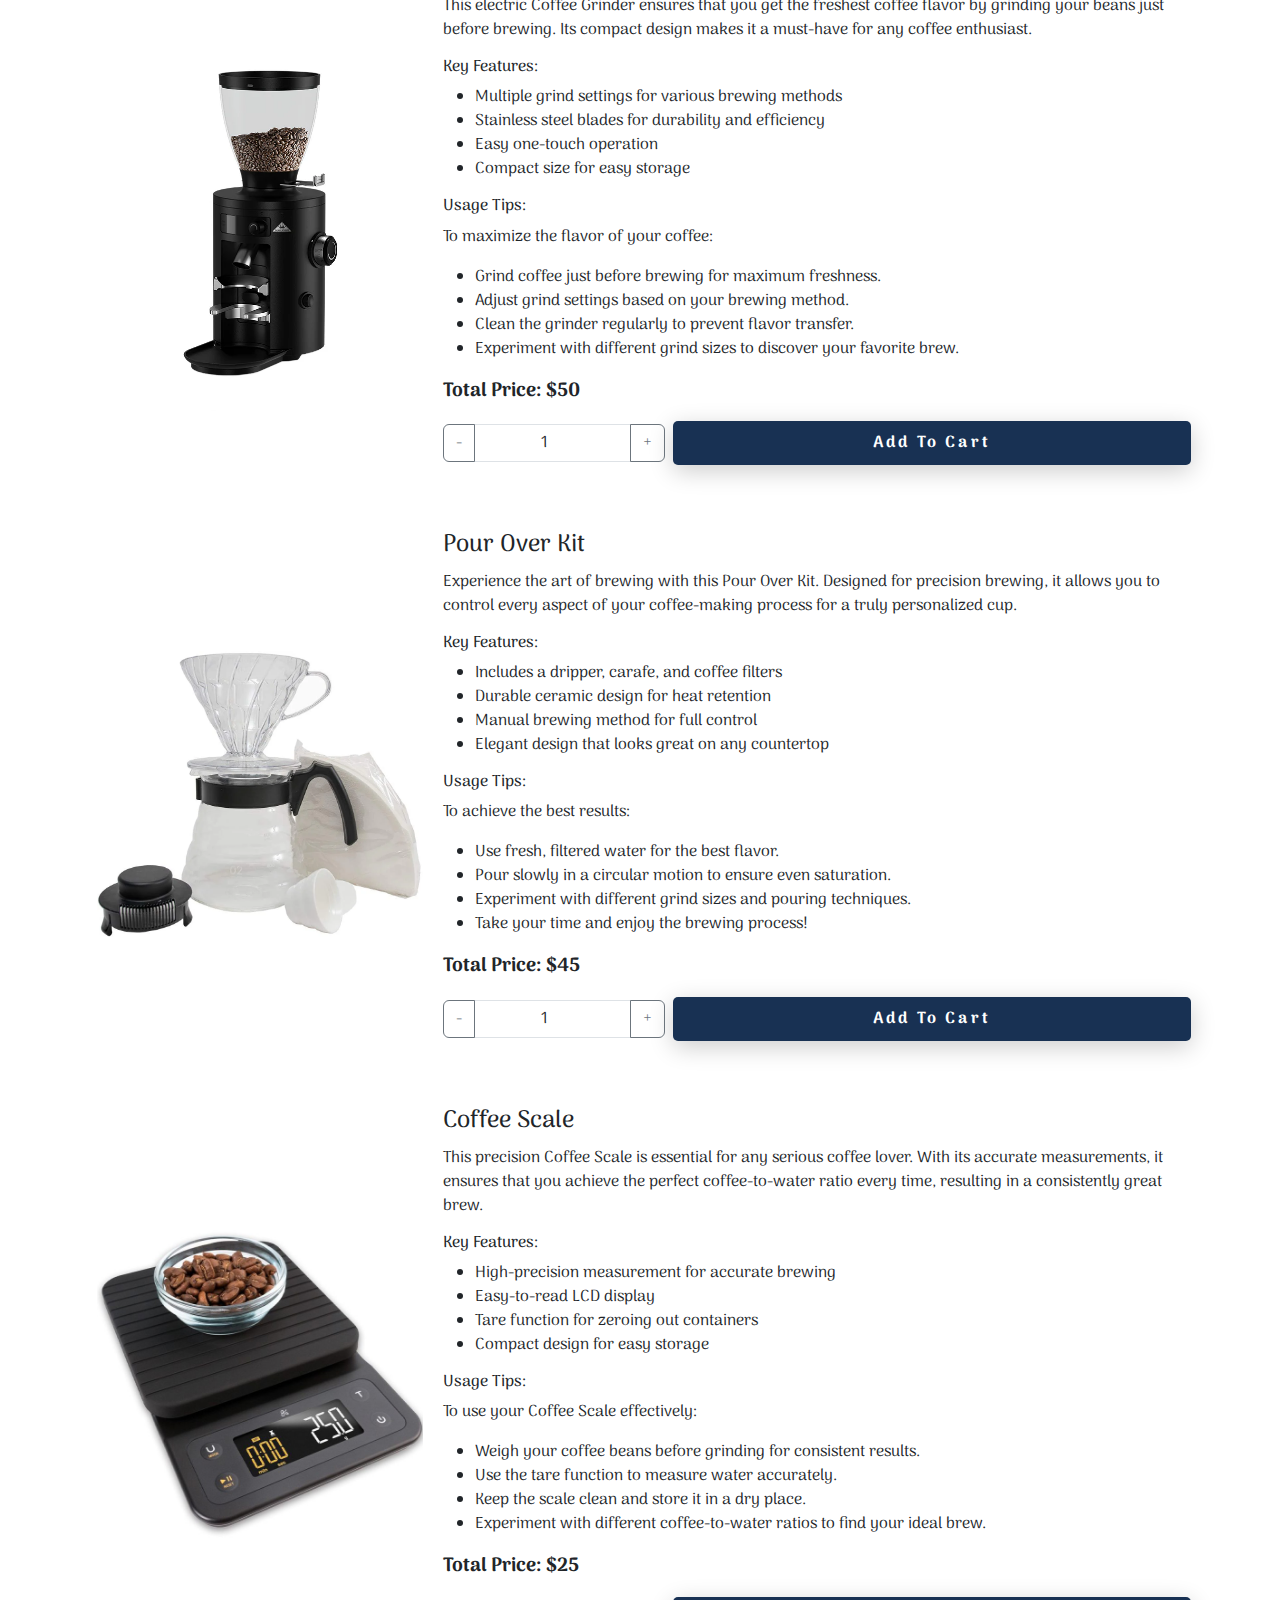
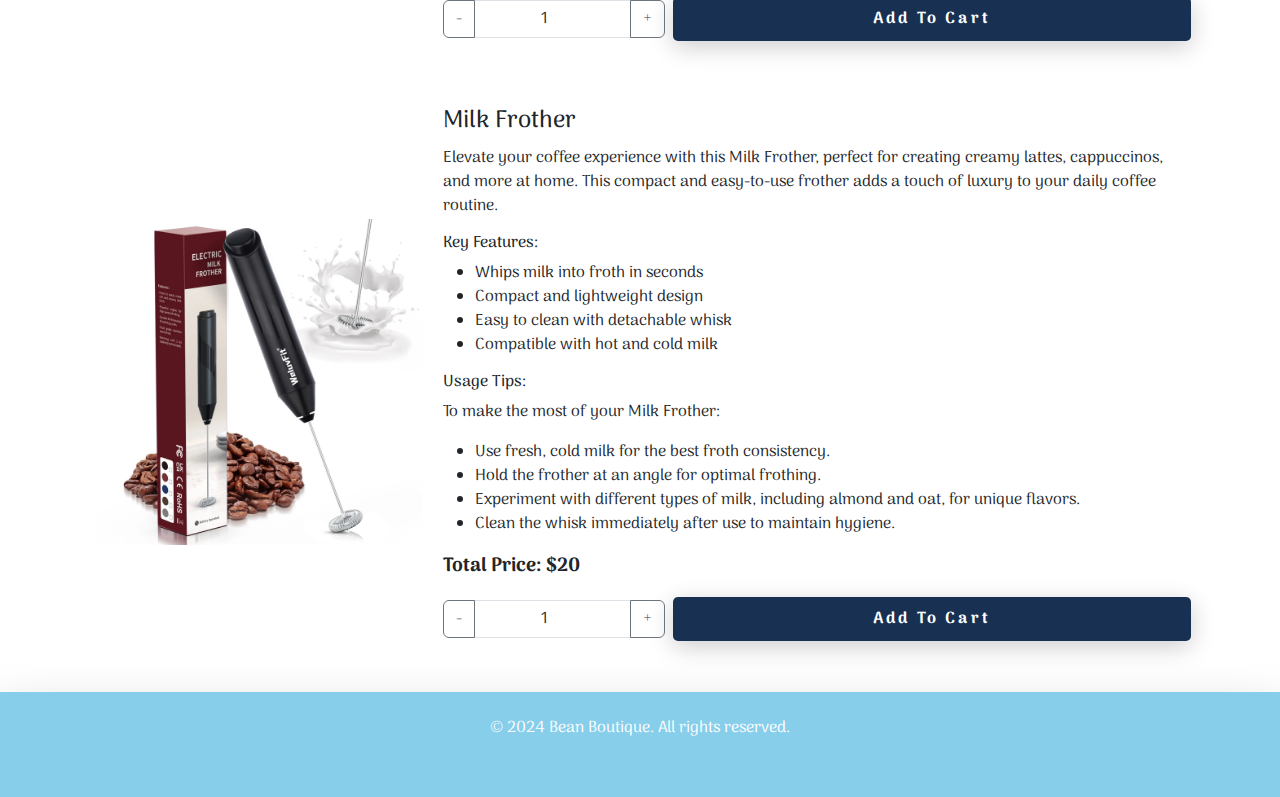
<file: equipment.html>
<!DOCTYPE html>
<html lang="en">
<head>
  <meta charset="UTF-8">
  <meta name="viewport" content="width=device-width, initial-scale=1.0">
  <title>Bean Boutique - Brewing Equipment</title>
  <link href="https://cdn.jsdelivr.net/npm/bootstrap@5.3.0-alpha1/dist/css/bootstrap.min.css" rel="stylesheet">
  <link rel="preconnect" href="https://fonts.googleapis.com">
<link rel="preconnect" href="https://fonts.gstatic.com" crossorigin>
<link href="https://fonts.googleapis.com/css2?family=Agdasima:wght@400;700&family=Arima:wght@100..700&display=swap" rel="stylesheet">
<link rel="stylesheet" href="https://cdnjs.cloudflare.com/ajax/libs/font-awesome/6.6.0/css/all.min.css" integrity="sha512-Kc323vGBEqzTmouAECnVceyQqyqdsSiqLQISBL29aUW4U/M7pSPA/gEUZQqv1cwx4OnYxTxve5UMg5GT6L4JJg==" crossorigin="anonymous" referrerpolicy="no-referrer" />
<link rel="stylesheet" href="style.css">
  <style>

    .nav-link {
      position: relative;
    }

    #cart-badge {
      position: inherit;
      top: -10px; 
      right: -1px; 
      font-size: 0.6em;
      padding: 0.1em 0.5em; 
    }

    /* Custom style for equipment list */
    .equipment-item {
      display: flex;
      align-items: center;
      justify-content: space-between;
      margin-bottom: 20px;
      padding: 15px;
      /* border: 1px solid #ddd; */
      border-radius: 5px;
      /* background-color: #f9f9f9; */
      background-color: white;
    }

    /* Equipment image on the left */
    .equipment-item img {
      width: 30%;
      height: auto;
      object-fit: cover;
      margin-right: 20px;
      border-radius: 5px;
    }

    /* Equipment details on the right */
    .equipment-details {
      flex-grow: 1;
      display: flex;
      flex-direction: column;
      justify-content: space-between;
    }

    .equipment-details h5 {
      font-size: 1.5rem;
      margin-bottom: 10px;
    }

    .equipment-details p {
      font-size: 1rem;
    }

    .equipment-details .price {
      font-size: 1.2rem;
      font-weight: bold;
    }

    /* Quantity controls */
    .quantity-controls {
      display: flex;
      align-items: center;
      margin-bottom: 15px;
    }

    .quantity-controls button {
      width: 35px;
      height: 35px;
    }

    /* Responsive design: Image on top and details below */
    @media (max-width: 768px) {
      .equipment-item {
        flex-direction: column;
        align-items: flex-start;
      }

      .equipment-item img {
        width: 100%;
        height: auto;
        margin-right: 0;
        margin-bottom: 15px;
      }
    }

    /* Modal styling for custom alert */
    .modal-alert .modal-content {
      background-color: #f0f8ff;
      color: #333;
    }

    .modal-alert .modal-header {
      border-bottom: none;
    }

    .modal-alert .modal-footer {
      border-top: none;
    }
  </style>
</head>
<body>

  <!-- Navbar -->
  <nav class="navbar navbar-expand-lg navbar-light bg-white sticky-top shadow-lg">
    <div class="container-fluid">
        <a class="navbar-brand" href="#">Bean Boutique</a>
        <button class="navbar-toggler" type="button" data-bs-toggle="collapse" data-bs-target="#navbarNav">
            <span class="navbar-toggler-icon"></span>
        </button>
        <div class="collapse navbar-collapse" id="navbarNav">
            <ul class="navbar-nav ms-auto">
                <li class="nav-item"><a class="nav-link" href="index.html">Home</a></li>
                <li class="nav-item"><a class="nav-link" href="coffee.html">Coffee</a></li>
                <li class="nav-item"><a class="nav-link" href="equipment.html">Equipment</a></li>
                <li class="nav-item"><a class="nav-link" href="events.html">Events</a></li>
                <li class="nav-item"><a class="nav-link" href="offers.html">Offers</a></li>
                <li class="nav-item"><a class="nav-link" href="signup.html">SignUp</a></li>
                <li class="nav-item">
                    <a class="nav-link" href="cart.html">Cart <span id="cart-badge" class="badge bg-danger" style="display: none;">0</span></a>
                </li>
            </ul>
        </div>
    </div>
  </nav>

  <!-- Equipment Selection Header -->
  <header class="container mt-5 text-center">
    <h2 class="mb-4">Brewing Equipment Selection</h2>
    <p>Discover our range of brewing equipment, from espresso machines to French presses, with detailed descriptions and usage tips.</p>
  </header>

  <!-- Search Bar -->
  <div class="container text-center mb-4">
    <div class="row justify-content-center">
      <div class="col-md-8">
        <div class="input-group">
          <input type="text" id="search-equipment" class="form-control" placeholder="Search Equipment" onkeyup="searchEquipment()">
          <button class="btn btn-outline-secondary" onclick="clearSearch()">Clear</button>
        </div>
      </div>
    </div>
  </div>

  <!-- No Results Message -->
  <p id="no-results" class="text-center text-danger" style="display:none;">No products found matching your search.</p>

  <!-- Equipment Catalogue -->
  <section id="equipment-catalogue" class="container mt-5">
    <div id="equipment-list">

      <!-- Equipment 1: Espresso Machine -->
      <div class="equipment-item" data-name="Espresso Machine">
        <img src="images/espresso machine.jpg" alt="Espresso Machine">
        <div class="equipment-details">
            <h5>Espresso Machine</h5>
            <p>Perfect for crafting your favorite espresso-based drinks at home. The Espresso Machine features programmable settings that allow you to customize your brewing experience, ensuring you get that perfect shot of espresso every time. Its durable design not only looks great on your countertop but is built to withstand the rigors of daily use.</p>
            
            <h6>Key Features:</h6>
            <ul>
                <li>Professional-grade performance for home baristas</li>
                <li>Customizable brewing temperature and pressure settings</li>
                <li>Built-in milk frother for lattes and cappuccinos</li>
                <li>Easy-to-clean components for hassle-free maintenance</li>
            </ul>

            <h6>Usage Tips:</h6>
            <p>To get the best results with your Espresso Machine:</p>
            <ul>
                <li>Use fresh, high-quality coffee beans for the best flavor.</li>
                <li>Adjust the grind size of your coffee for optimal extraction. A finer grind usually works best for espresso.</li>
                <li>Experiment with different brewing times to find your perfect shot.</li>
                <li>Clean the machine regularly to maintain its performance and longevity.</li>
            </ul>

            <p class="price">Total Price: $<span id="price1">500</span></p>
            
            <!-- Quantity Controls -->
            <div class="w-100 mb-3 d-flex align-items-center">
                <div class="input-group me-2" style="flex: 0 0 30%;">
                    <button class="btn btn-outline-secondary" type="button" onclick="changeQuantity(1, -1)">-</button>
                    <input type="number" id="quantity1" value="1" min="1" class="form-control text-center" readonly>
                    <button class="btn btn-outline-secondary" type="button" onclick="changeQuantity(1, 1)">+</button>
                </div>
                
                <div style="flex: 0 0 70%;">
                  <button class="specialbutton w-100" id="addToCart1" onclick="addToCart(1, 'Espresso Machine', 500)"><a class="text-decoration-none">Add To Cart</a></button>
                </div> 
            </div>  
        </div>
      </div>

      <!-- Equipment 2: French Press -->
      <div class="equipment-item" data-name="French Press">
        <img src="images/french press.jpg" alt="French Press">
        <div class="equipment-details">
            <h5>French Press</h5>
            <p>The French Press is a classic brewing method that allows you to extract rich flavors and oils from your coffee beans. This stylish design is perfect for brewing a full-bodied cup, ideal for coffee lovers who appreciate the art of manual brewing.</p>
            
            <h6>Key Features:</h6>
            <ul>
                <li>Durable glass carafe with a stainless steel frame</li>
                <li>Easy to use and clean</li>
                <li>Brews 8 cups of coffee in just 4 minutes</li>
                <li>Eco-friendly with no paper filters required</li>
            </ul>

            <h6>Usage Tips:</h6>
            <p>To brew the perfect cup with your French Press:</p>
            <ul>
                <li>Use coarsely ground coffee for optimal extraction.</li>
                <li>Let the coffee steep for 4 minutes before pressing down.</li>
                <li>Pour immediately after pressing to avoid over-extraction.</li>
                <li>Experiment with the coffee-to-water ratio to find your perfect brew strength.</li>
            </ul>

            <p class="price">Total Price: $<span id="price2">40</span></p>
            
            <!-- Quantity Controls -->
            <div class="w-100 mb-3 d-flex align-items-center">
                <div class="input-group me-2" style="flex: 0 0 30%;">
                    <button class="btn btn-outline-secondary" type="button" onclick="changeQuantity(2, -1)">-</button>
                    <input type="number" id="quantity2" value="1" min="1" class="form-control text-center" readonly>
                    <button class="btn btn-outline-secondary" type="button" onclick="changeQuantity(2, 1)">+</button>
                </div>
                
                <div style="flex: 0 0 70%;">
                  <button class="specialbutton w-100" id="addToCart2" onclick="addToCart(2, 'French Press', 30)"><a class="text-decoration-none">Add To Cart</a></button>
                </div> 
            </div>  
        </div>
      </div>

      <!-- Equipment 3: Coffee Grinder -->
<div class="equipment-item" data-name="Coffee Grinder">
  <img src="images/coffee_grinder.jpg" alt="Coffee Grinder">
  <div class="equipment-details">
      <h5>Coffee Grinder</h5>
      <p>This electric Coffee Grinder ensures that you get the freshest coffee flavor by grinding your beans just before brewing. Its compact design makes it a must-have for any coffee enthusiast.</p>
      
      <h6>Key Features:</h6>
      <ul>
          <li>Multiple grind settings for various brewing methods</li>
          <li>Stainless steel blades for durability and efficiency</li>
          <li>Easy one-touch operation</li>
          <li>Compact size for easy storage</li>
      </ul>

      <h6>Usage Tips:</h6>
      <p>To maximize the flavor of your coffee:</p>
      <ul>
          <li>Grind coffee just before brewing for maximum freshness.</li>
          <li>Adjust grind settings based on your brewing method.</li>
          <li>Clean the grinder regularly to prevent flavor transfer.</li>
          <li>Experiment with different grind sizes to discover your favorite brew.</li>
      </ul>

      <p class="price">Total Price: $<span id="price3">50</span></p>
      
      <!-- Quantity Controls -->
      <div class="w-100 mb-3 d-flex align-items-center">
          <div class="input-group me-2" style="flex: 0 0 30%;">
              <button class="btn btn-outline-secondary" type="button" onclick="changeQuantity(3, -1)">-</button>
              <input type="number" id="quantity3" value="1" min="1" class="form-control text-center" readonly>
              <button class="btn btn-outline-secondary" type="button" onclick="changeQuantity(3, 1)">+</button>
          </div>
          
          <div style="flex: 0 0 70%;">
            <button class="specialbutton w-100" id="addToCart3" onclick="addToCart(3, 'Coffee Grinder', 50)"><a class="text-decoration-none">Add To Cart</a></button>
          </div> 
      </div>  
  </div>
</div>

<!-- Equipment 4: Pour Over Kit -->
<div class="equipment-item" data-name="Pour Over Kit">
  <img src="images/pour_over_kit.jpg" alt="Pour Over Kit">
  <div class="equipment-details">
      <h5>Pour Over Kit</h5>
      <p>Experience the art of brewing with this Pour Over Kit. Designed for precision brewing, it allows you to control every aspect of your coffee-making process for a truly personalized cup.</p>
      
      <h6>Key Features:</h6>
      <ul>
          <li>Includes a dripper, carafe, and coffee filters</li>
          <li>Durable ceramic design for heat retention</li>
          <li>Manual brewing method for full control</li>
          <li>Elegant design that looks great on any countertop</li>
      </ul>

      <h6>Usage Tips:</h6>
      <p>To achieve the best results:</p>
      <ul>
          <li>Use fresh, filtered water for the best flavor.</li>
          <li>Pour slowly in a circular motion to ensure even saturation.</li>
          <li>Experiment with different grind sizes and pouring techniques.</li>
          <li>Take your time and enjoy the brewing process!</li>
      </ul>

      <p class="price">Total Price: $<span id="price4">45</span></p>
      
      <!-- Quantity Controls -->
      <div class="w-100 mb-3 d-flex align-items-center">
          <div class="input-group me-2" style="flex: 0 0 30%;">
              <button class="btn btn-outline-secondary" type="button" onclick="changeQuantity(4, -1)">-</button>
              <input type="number" id="quantity4" value="1" min="1" class="form-control text-center" readonly>
              <button class="btn btn-outline-secondary" type="button" onclick="changeQuantity(4, 1)">+</button>
          </div>
          
          <div style="flex: 0 0 70%;">
            <button class="specialbutton w-100" id="addToCart4" onclick="addToCart(4, 'Pour Over Kit', 45)"><a class="text-decoration-none">Add To Cart</a></button>
          </div> 
      </div>  
  </div>
</div>

<!-- Equipment 5: Coffee Scale -->
<div class="equipment-item" data-name="Coffee Scale">
  <img src="images/coffee_scale.jpg" alt="Coffee Scale">
  <div class="equipment-details">
      <h5>Coffee Scale</h5>
      <p>This precision Coffee Scale is essential for any serious coffee lover. With its accurate measurements, it ensures that you achieve the perfect coffee-to-water ratio every time, resulting in a consistently great brew.</p>
      
      <h6>Key Features:</h6>
      <ul>
          <li>High-precision measurement for accurate brewing</li>
          <li>Easy-to-read LCD display</li>
          <li>Tare function for zeroing out containers</li>
          <li>Compact design for easy storage</li>
      </ul>

      <h6>Usage Tips:</h6>
      <p>To use your Coffee Scale effectively:</p>
      <ul>
          <li>Weigh your coffee beans before grinding for consistent results.</li>
          <li>Use the tare function to measure water accurately.</li>
          <li>Keep the scale clean and store it in a dry place.</li>
          <li>Experiment with different coffee-to-water ratios to find your ideal brew.</li>
      </ul>

      <p class="price">Total Price: $<span id="price5">25</span></p>
      
      <!-- Quantity Controls -->
      <div class="w-100 mb-3 d-flex align-items-center">
          <div class="input-group me-2" style="flex: 0 0 30%;">
              <button class="btn btn-outline-secondary" type="button" onclick="changeQuantity(5, -1)">-</button>
              <input type="number" id="quantity5" value="1" min="1" class="form-control text-center" readonly>
              <button class="btn btn-outline-secondary" type="button" onclick="changeQuantity(5, 1)">+</button>
          </div>
          
          <div style="flex: 0 0 70%;">
            <button class="specialbutton w-100" id="addToCart5" onclick="addToCart(5, 'Coffee Scale', 25)"><a class="text-decoration-none">Add To Cart</a></button>
          </div> 
      </div>  
  </div>
</div>

<!-- Equipment 6: Milk Frother -->
<div class="equipment-item" data-name="Milk Frother">
  <img src="images/milk_frother.jpg" alt="Milk Frother">
  <div class="equipment-details">
      <h5>Milk Frother</h5>
      <p>Elevate your coffee experience with this Milk Frother, perfect for creating creamy lattes, cappuccinos, and more at home. This compact and easy-to-use frother adds a touch of luxury to your daily coffee routine.</p>
      
      <h6>Key Features:</h6>
      <ul>
          <li>Whips milk into froth in seconds</li>
          <li>Compact and lightweight design</li>
          <li>Easy to clean with detachable whisk</li>
          <li>Compatible with hot and cold milk</li>
      </ul>

      <h6>Usage Tips:</h6>
      <p>To make the most of your Milk Frother:</p>
      <ul>
          <li>Use fresh, cold milk for the best froth consistency.</li>
          <li>Hold the frother at an angle for optimal frothing.</li>
          <li>Experiment with different types of milk, including almond and oat, for unique flavors.</li>
          <li>Clean the whisk immediately after use to maintain hygiene.</li>
      </ul>

      <p class="price">Total Price: $<span id="price6">20</span></p>
      
      <!-- Quantity Controls -->
      <div class="w-100 mb-3 d-flex align-items-center">
          <div class="input-group me-2" style="flex: 0 0 30%;">
              <button class="btn btn-outline-secondary" type="button" onclick="changeQuantity(6, -1)">-</button>
              <input type="number" id="quantity6" value="1" min="1" class="form-control text-center" readonly>
              <button class="btn btn-outline-secondary" type="button" onclick="changeQuantity(6, 1)">+</button>
          </div>
          
          <div style="flex: 0 0 70%;">
            <button class="specialbutton w-100" id="addToCart6" onclick="addToCart(6, 'Milk Frother', 20)"><a class="text-decoration-none">Add To Cart</a></button>
          </div> 
      </div>  
  </div>
</div>

      
    </div>
  </section>

  <!-- Footer -->
<footer class="text-white text-center py-4 shadow-lg" style="background-color: skyblue;">
  <p class="mb-2">&copy; 2024 Bean Boutique. All rights reserved.</p>
  <div class="footer-social-media">
    <a href="#" aria-label="Instagram" class="text-white mx-2 h5"><i class="fab fa-instagram"></i></a>
    <a href="#" aria-label="Facebook" class="text-white mx-2 h5"><i class="fab fa-facebook"></i></a>
    <a href="#" aria-label="Twitter" class="text-white mx-2 h5"><i class="fab fa-twitter"></i></a>
  </div>
</footer>

  <!-- Alert Modal -->
  <div class="modal fade" id="alertModal" tabindex="-1" aria-labelledby="alertModalLabel" aria-hidden="true">
    <div class="modal-dialog modal-lg">
      <div class="modal-content">
        <div class="modal-header">
          <h5 class="modal-title" id="alertModalLabel">Cart Notification</h5>
          <button type="button" class="btn-close" data-bs-dismiss="modal" aria-label="Close"></button>
        </div>
        <div class="modal-body" id="alertMessage">
          <!-- Alert message will be inserted here -->
        </div>
        <div class="modal-footer">
          <button type="button" class="btn btn-secondary" data-bs-dismiss="modal">Close</button>
        </div>
      </div>
    </div>
  </div>

  <!-- JavaScript for Equipment Selection -->
  <script>
    let quantities = [1, 1]; // Initial quantities for each equipment

    function changeQuantity(equipmentId, change) {
      const quantityInput = document.getElementById(`quantity${equipmentId}`);
      let newQuantity = parseInt(quantityInput.value) + change;
      if (newQuantity < 1) newQuantity = 1;
      quantityInput.value = newQuantity;
      updatePrice(equipmentId, newQuantity);
    }

    function updatePrice(equipmentId, newQuantity) {
      const basePrices = [500, 40]; // Base prices for equipment
      const priceElement = document.getElementById(`price${equipmentId}`);
      const newPrice = basePrices[equipmentId - 1] * newQuantity;
      priceElement.textContent = newPrice.toFixed(2);
    }
  

    function addToCart(equipmentId, equipmentName, basePrice) {
        const quantity = parseInt(document.getElementById(`quantity${equipmentId}`).value);
        const totalPrice = quantity * basePrice;

        // Use a unique identifier for equipment items
        const itemId = `equipment-${equipmentId}`;

        const item = {
          id: itemId,
          name: equipmentName,
          quantity: quantity,
          price: basePrice,
          totalPrice: totalPrice,
          image: document.querySelector(`.equipment-item:nth-child(${equipmentId}) img`).src // Get image for equipment
        };

        // Retrieve existing cart data from localStorage
        let cart = JSON.parse(localStorage.getItem('cart')) || [];

        // Check if the equipment item is already in the cart
        const existingItemIndex = cart.findIndex(item => item.id === itemId);

        if (existingItemIndex !== -1) {
            // If the item exists, update quantity and price
            cart[existingItemIndex].quantity += quantity;
            cart[existingItemIndex].totalPrice += totalPrice;
        } else {
            // If the item is new, add to cart
            cart.push(item);
        }

        // Save updated cart to localStorage
        localStorage.setItem('cart', JSON.stringify(cart));

        // Update cart notification
        updateCartBadge();

        // Show modal alert
        document.getElementById('alertMessage').textContent = `Added ${quantity} of ${equipmentName} to your cart.`;
        const alertModal = new bootstrap.Modal(document.getElementById('alertModal'));
        alertModal.show();
    }


    function searchEquipment() {
      const query = document.getElementById('search-equipment').value.toLowerCase();
      const equipmentItems = document.querySelectorAll('.equipment-item');
      let found = false;

      equipmentItems.forEach(item => {
        const name = item.getAttribute('data-name').toLowerCase();
        if (name.includes(query)) {
          item.style.display = 'flex';
          found = true;
        } else {
          item.style.display = 'none';
        }
      });

      document.getElementById('no-results').style.display = found ? 'none' : 'block';
    }

    function clearSearch() {
      document.getElementById('search-equipment').value = '';
      searchEquipment();
    }

    function updateCartBadge() {
        const cart = JSON.parse(localStorage.getItem('cart')) || [];
        const totalItems = cart.reduce((acc, item) => acc + item.quantity, 0);
        
        const cartBadge = document.getElementById('cart-badge');
        cartBadge.innerText = totalItems;

        // Show badge only if there are items in the cart
        if (totalItems > 0) {
            cartBadge.style.display = 'inline';
        } else {
            cartBadge.style.display = 'none';
        }
    }

    // Call updateCartBadge when the page loads
    window.onload = function() {
        updateCartBadge();
    };

    document.addEventListener("DOMContentLoaded", updateCartBadge);
    document.querySelector(`.equipment-item[data-name="${equipmentName}"] img`).src;

  </script>

  <script src="https://cdn.jsdelivr.net/npm/bootstrap@5.3.0-alpha1/dist/js/bootstrap.bundle.min.js"></script>
</body>
</html>
</file>
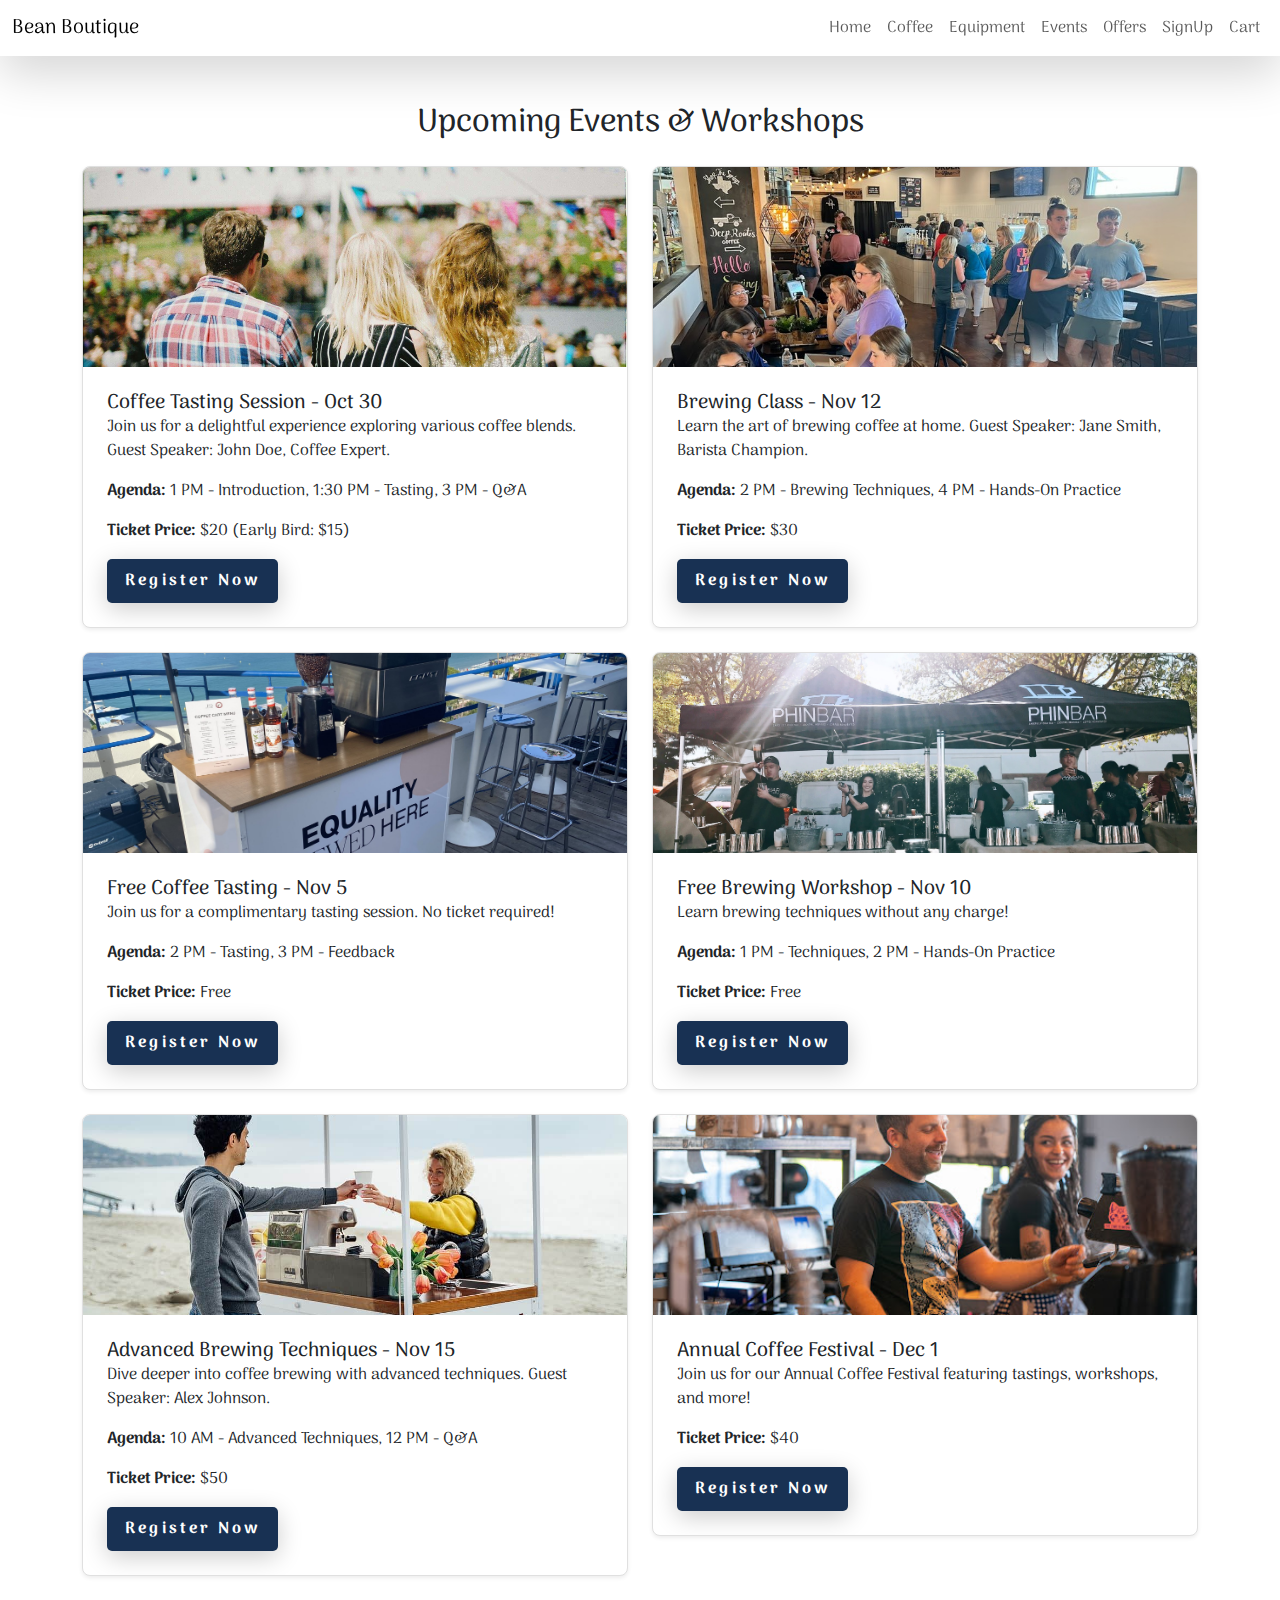
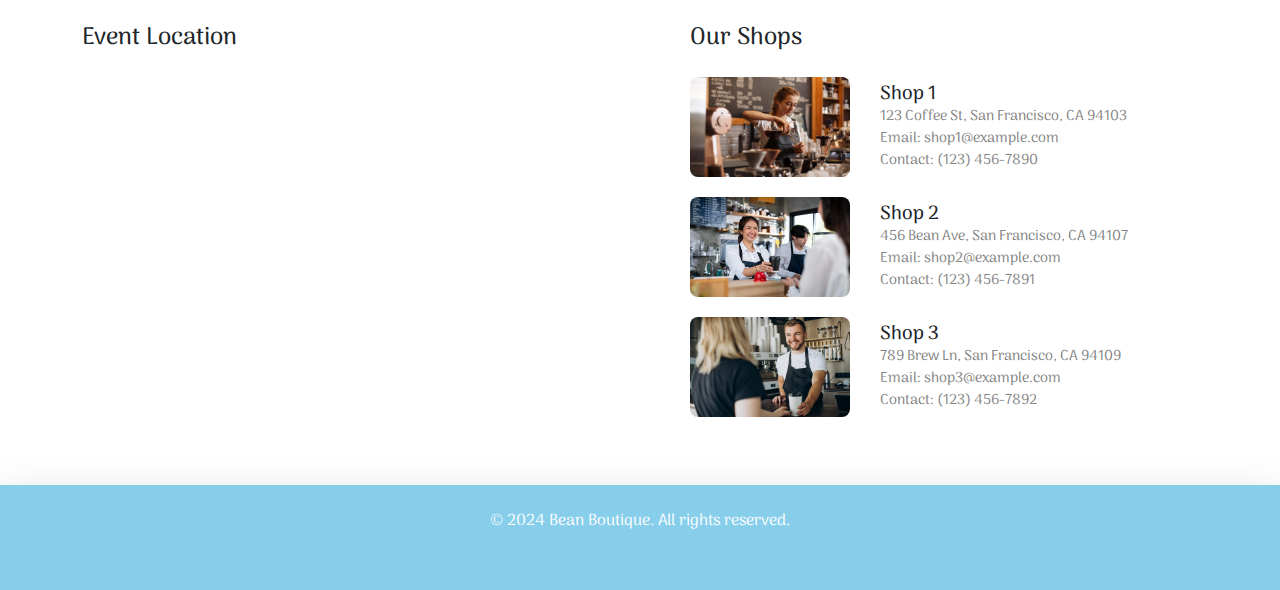
<file: events.html>
<!DOCTYPE html>
<html lang="en">
<head>
  <meta charset="UTF-8">
  <meta name="viewport" content="width=device-width, initial-scale=1.0">
  <title>Bean Boutique - Events & Workshops</title>
  <link href="https://cdn.jsdelivr.net/npm/bootstrap@5.3.0-alpha1/dist/css/bootstrap.min.css" rel="stylesheet">
  <link rel="preconnect" href="https://fonts.googleapis.com">
  <link rel="preconnect" href="https://fonts.gstatic.com" crossorigin>
  <link href="https://fonts.googleapis.com/css2?family=Agdasima:wght@400;700&family=Arima:wght@100..700&display=swap" rel="stylesheet">
  <link rel="stylesheet" href="https://cdnjs.cloudflare.com/ajax/libs/font-awesome/6.6.0/css/all.min.css" integrity="sha512-Kc323vGBEqzTmouAECnVceyQqyqdsSiqLQISBL29aUW4U/M7pSPA/gEUZQqv1cwx4OnYxTxve5UMg5GT6L4JJg==" crossorigin="anonymous" referrerpolicy="no-referrer" />
  <link rel="stylesheet" href="style.css">
  <style>
    body {
      font-family: 'Arima', sans-serif;
      background-color: #ffffff;
    }
    .navbar {
      background-color: #fff;
      box-shadow: 0 2px 10px rgba(0, 0, 0, 0.1);
    }
    .event-card {
      border: 1px solid #e0e0e0;
      border-radius: 8px;
      overflow: hidden;
      transition: transform 0.3s;
      background-color: #fff;
    }
    .event-card:hover {
      transform: translateY(-5px);
    }
    .event-img {
      height: 200px;
      object-fit: cover;
    }
    .countdown {
      font-size: 2rem;
      font-weight: bold;
      margin-top: 20px;
    }
    .footer {
      background-color: #343a40;
      color: white;
      padding: 30px 0;
      text-align: center;
    }
    .footer a {
      color: #f8f9fa;
      text-decoration: none;
    }
    .footer a:hover {
      text-decoration: underline;
    }

    /* Main container to set up flex layout */
    .shopmap-container {
      display: flex;
      flex-wrap: wrap;
      gap: 100px;
    }

    /* Map section styling */
    .map-section {
      flex: 1;
      min-width: 200px;
    }

    /* Info section styling */
    .info-section {
      flex: 1;
      min-width: 300px;
    }

    /* Responsive iframe */
    .map-iframe {
      margin-top: 20px;
      width: 100%;
      height: 340px;
      border: 0;
    }

    /* Shop profile styling */
    .shop-profile {
      display: flex;
      align-items: center;
      margin-bottom: 20px;
    }

    /* Shop image styling */
    .shop-image {
      width: 160px;
      height: 100px;
      border-radius: 8px;
      margin-right: 30px;
      
    }

    /* Shop details */
    .shop-details h5 {
      margin: 0;
      font-size: 1.2em;
    }

    .shop-details p {
      margin: 0;
      font-size: 0.9em;
      color: gray;
    }

    /* Responsive adjustments */
    @media (max-width: 768px) {
      .container {
        flex-direction: column;
      }
    }
  
  </style>
</head>
<body>
  <!-- Navbar -->
  <nav class="navbar navbar-expand-lg navbar-light bg-white sticky-top shadow-lg">
    <div class="container-fluid">
        <a class="navbar-brand" href="#">Bean Boutique</a>
        <button class="navbar-toggler" type="button" data-bs-toggle="collapse" data-bs-target="#navbarNav">
            <span class="navbar-toggler-icon"></span>
        </button>
        <div class="collapse navbar-collapse" id="navbarNav">
            <ul class="navbar-nav ms-auto">
                <li class="nav-item"><a class="nav-link" href="index.html">Home</a></li>
                <li class="nav-item"><a class="nav-link" href="coffee.html">Coffee</a></li>
                <li class="nav-item"><a class="nav-link" href="equipment.html">Equipment</a></li>
                <li class="nav-item"><a class="nav-link" href="events.html">Events</a></li>
                <li class="nav-item"><a class="nav-link" href="offers.html">Offers</a></li>
                <li class="nav-item"><a class="nav-link" href="signup.html">SignUp</a></li>
                <li class="nav-item">
                    <a class="nav-link" href="cart.html">Cart <span id="cart-badge" class="badge bg-danger" style="display: none;">0</span></a>
                </li>
            </ul>
        </div>
    </div>
  </nav>

  <!-- Events Section -->
  <section id="events" class="container mt-5 mb-5">
    <h2 class="text-center mb-4">Upcoming Events & Workshops</h2>



    <!-- Event List -->
    <div class="row">
      <!-- Existing events -->
      <div class="col-lg-6 mb-4">
        <div class="event-card shadow-sm">
          <img src="images/event1.jpeg" alt="Coffee Tasting Session" class="event-img card-img-top">
          <div class="card-body p-4">
            <h5 class="card-title">Coffee Tasting Session - Oct 30</h5>
            <p class="card-text">Join us for a delightful experience exploring various coffee blends. Guest Speaker: John Doe, Coffee Expert.</p>
            <p><strong>Agenda:</strong> 1 PM - Introduction, 1:30 PM - Tasting, 3 PM - Q&A</p>
            <p><strong>Ticket Price:</strong> $20 (Early Bird: $15)</p>
            <div>
              <button class="specialbutton"><a href="#" class="text-decoration-none" onclick="registerEvent(20)">Register Now</a></button>
            </div>    
          </div>
        </div>
      </div>

      <div class="col-lg-6 mb-4">
        <div class="event-card shadow-sm">
          <img src="images/event2.jpg" alt="Brewing Class" class="event-img card-img-top">
          <div class="card-body p-4">
            <h5 class="card-title">Brewing Class - Nov 12</h5>
            <p class="card-text">Learn the art of brewing coffee at home. Guest Speaker: Jane Smith, Barista Champion.</p>
            <p><strong>Agenda:</strong> 2 PM - Brewing Techniques, 4 PM - Hands-On Practice</p>
            <p><strong>Ticket Price:</strong> $30</p>
            <div>
              <button class="specialbutton"><a href="#" class="text-decoration-none" onclick="registerEvent(30)">Register Now</a></button>
            </div> 
          </div>
        </div>
      </div>

      <!-- New Events -->
      <div class="col-lg-6 mb-4">
        <div class="event-card shadow-sm">
          <img src="images/event3.jpg" alt="Free Coffee Tasting" class="event-img card-img-top">
          <div class="card-body p-4">
            <h5 class="card-title">Free Coffee Tasting - Nov 5</h5>
            <p class="card-text">Join us for a complimentary tasting session. No ticket required!</p>
            <p><strong>Agenda:</strong> 2 PM - Tasting, 3 PM - Feedback</p>
            <p><strong>Ticket Price:</strong> Free</p>
            <div>
              <button class="specialbutton"><a href="#" class="text-decoration-none" onclick="registerEvent(0)">Register Now</a></button>
            </div> 
          </div>
        </div>
      </div>

      <div class="col-lg-6 mb-4">
        <div class="event-card shadow-sm">
          <img src="images/event4.jpg" alt="Free Brewing Workshop" class="event-img card-img-top">
          <div class="card-body p-4">
            <h5 class="card-title">Free Brewing Workshop - Nov 10</h5>
            <p class="card-text">Learn brewing techniques without any charge!</p>
            <p><strong>Agenda:</strong> 1 PM - Techniques, 2 PM - Hands-On Practice</p>
            <p><strong>Ticket Price:</strong> Free</p>
            <div>
              <button class="specialbutton"><a href="#" class="text-decoration-none" onclick="registerEvent(0)">Register Now</a></button>
            </div> 
          </div>
        </div>
      </div>

      <div class="col-lg-6 mb-4">
        <div class="event-card shadow-sm">
          <img src="images/event5.jpg" alt="Advanced Brewing Techniques" class="event-img card-img-top">
          <div class="card-body p-4">
            <h5 class="card-title">Advanced Brewing Techniques - Nov 15</h5>
            <p class="card-text">Dive deeper into coffee brewing with advanced techniques. Guest Speaker: Alex Johnson.</p>
            <p><strong>Agenda:</strong> 10 AM - Advanced Techniques, 12 PM - Q&A</p>
            <p><strong>Ticket Price:</strong> $50</p>
            <div>
              <button class="specialbutton"><a href="#" class="text-decoration-none" onclick="registerEvent(50)">Register Now</a></button>
            </div> 
          </div>
        </div>
      </div>

      <div class="col-lg-6 mb-4">
        <div class="event-card shadow-sm">
          <img src="images/event6.jpg" alt="Coffee Festival" class="event-img card-img-top">
          <div class="card-body p-4">
            <h5 class="card-title">Annual Coffee Festival - Dec 1</h5>
            <p class="card-text">Join us for our Annual Coffee Festival featuring tastings, workshops, and more!</p>
            <p><strong>Ticket Price:</strong> $40</p>
            <div>
              <button class="specialbutton"><a href="#" class="text-decoration-none" onclick="registerEvent(40)">Register Now</a></button>
            </div> 
          </div>
        </div>
      </div>
    </div>
    
    <div class="shopmap-container mt-4">
      <!-- Map Section -->
      <div class="map-section">
        <h4>Event Location</h4>
        <iframe class="map-iframe"
                src="https://www.google.com/maps/embed?pb=!1m18!1m12!1m3!1d3153.1599914559053!2d-122.4194154846789!3d37.77492977975954!2m3!1f0!2f0!3f0!3m2!1i1024!2i768!4f13.1!3m3!1m2!1s0x8085808b5e2e1981%3A0x4da8e3f1cd3e7f3!2sBean%20Boutique%2C%201234%20Coffee%20St%2C%20San%20Francisco%2C%20CA%2094103%2C%20USA!5e0!3m2!1sen!2sde!4v1634545571300!5m2!1sen!2sde"
                allowfullscreen="" loading="lazy"></iframe>
      </div>
    
      <!-- Information Section -->
      <div class="info-section">
        <h4 class="mb-4">Our Shops</h4>
    
        <!-- Shop 1 -->
        <div class="shop-profile">
          <img src="images/coffeshop1.jpg" alt="Shop 1" class="shop-image">
          <div class="shop-details">
            <h5>Shop 1</h5>
            <p>123 Coffee St, San Francisco, CA 94103</p>
            <p>Email: shop1@example.com</p>
            <p>Contact: (123) 456-7890</p>
          </div>
        </div>
    
        <!-- Shop 2 -->
        <div class="shop-profile">
          <img src="images/coffeeshop2.jpg" alt="Shop 2" class="shop-image">
          <div class="shop-details">
            <h5>Shop 2</h5>
            <p>456 Bean Ave, San Francisco, CA 94107</p>
            <p>Email: shop2@example.com</p>
            <p>Contact: (123) 456-7891</p>
          </div>
        </div>
    
        <!-- Shop 3 -->
        <div class="shop-profile">
          <img src="images/coffeeshop3.jpg" alt="Shop 3" class="shop-image">
          <div class="shop-details">
            <h5>Shop 3</h5>
            <p>789 Brew Ln, San Francisco, CA 94109</p>
            <p>Email: shop3@example.com</p>
            <p>Contact: (123) 456-7892</p>
          </div>
        </div>
      </div>
    </div>
    
  </section>

  <!-- Footer -->
<footer class="text-white text-center py-4 shadow-lg" style="background-color: skyblue;">
  <p class="mb-2">&copy; 2024 Bean Boutique. All rights reserved.</p>
  <div class="footer-social-media">
    <a href="#" aria-label="Instagram" class="text-white mx-2 h5"><i class="fab fa-instagram"></i></a>
    <a href="#" aria-label="Facebook" class="text-white mx-2 h5"><i class="fab fa-facebook"></i></a>
    <a href="#" aria-label="Twitter" class="text-white mx-2 h5"><i class="fab fa-twitter"></i></a>
  </div>
</footer>

    <!-- Registration and Ticketing Options -->
    <div class="modal fade" id="registrationModal" tabindex="-1" aria-labelledby="registrationModalLabel" aria-hidden="true">
      <div class="modal-dialog modal-lg">
        <div class="modal-content">
          <div class="modal-header">
            <h5 class="modal-title" id="registrationModalLabel">Register for the Event</h5>
            <button type="button" class="btn-close" data-bs-dismiss="modal" aria-label="Close"></button>
          </div>
          <div class="modal-body">
            <form id="registrationForm">
              <div class="mb-3">
                <label for="name" class="form-label">Full Name</label>
                <input type="text" class="form-control" id="name" required>
              </div>
              <div class="mb-3">
                <label for="email" class="form-label">Email Address</label>
                <input type="email" class="form-control" id="email" required>
              </div>
              <div class="mb-3">
                <label for="phone" class="form-label">Phone Number</label>
                <input type="tel" class="form-control" id="phone" required>
              </div>
              <div class="mb-3">
                <label for="ticketPriceDisplay" class="form-label">Total Price</label>
                <input type="text" class="form-control" id="ticketPriceDisplay" value="$0.00" readonly>
              </div>
              <input type="hidden" id="ticketPrice" value="">
          </form>          
          <div class="modal-footer d-flex justify-content-between">
            <button type="button" class="btn btn-secondary" data-bs-dismiss="modal">Close</button>
            <button type="button" class="btn btn-primary" onclick="submitRegistration()">Submit</button>
        </div>
        
        </div>
      </div>
    </div>

    <!-- Confirmation Alert -->
<div class="alert alert-success alert-dismissible fade" id="confirmationAlert" role="alert" style="display: none;">
  <strong>Registration Successful!</strong> Thank you for registering. We will contact you shortly.
  <button type="button" class="btn-close" aria-label="Close" onclick="closeAlert()"></button>
</div>

  <script src="https://cdn.jsdelivr.net/npm/bootstrap@5.3.0-alpha1/dist/js/bootstrap.bundle.min.js"></script>
  <script>

    function registerEvent(ticketPrice) {
  // Set the hidden ticket price input
  document.getElementById('ticketPrice').value = ticketPrice;

  // Update the displayed total price in the modal
  const ticketPriceDisplay = document.getElementById('ticketPriceDisplay');
  ticketPriceDisplay.value = `$${ticketPrice.toFixed(2)}`;

  // Show the registration modal
  const registrationModal = new bootstrap.Modal(document.getElementById('registrationModal'));
  registrationModal.show();
}

function submitRegistration() {
  // Logic to submit the registration can be added here.
  // Display the confirmation alert
  const confirmationAlert = document.getElementById('confirmationAlert');
  confirmationAlert.style.display = 'block';

  // Clear the registration form
  document.getElementById('registrationForm').reset();

  // Hide the modal
  const registrationModal = bootstrap.Modal.getInstance(document.getElementById('registrationModal'));
  registrationModal.hide();
}

function closeAlert() {
  const confirmationAlert = document.getElementById('confirmationAlert');
  confirmationAlert.style.display = 'none';
}

  </script>
</body>
</html>
</file>
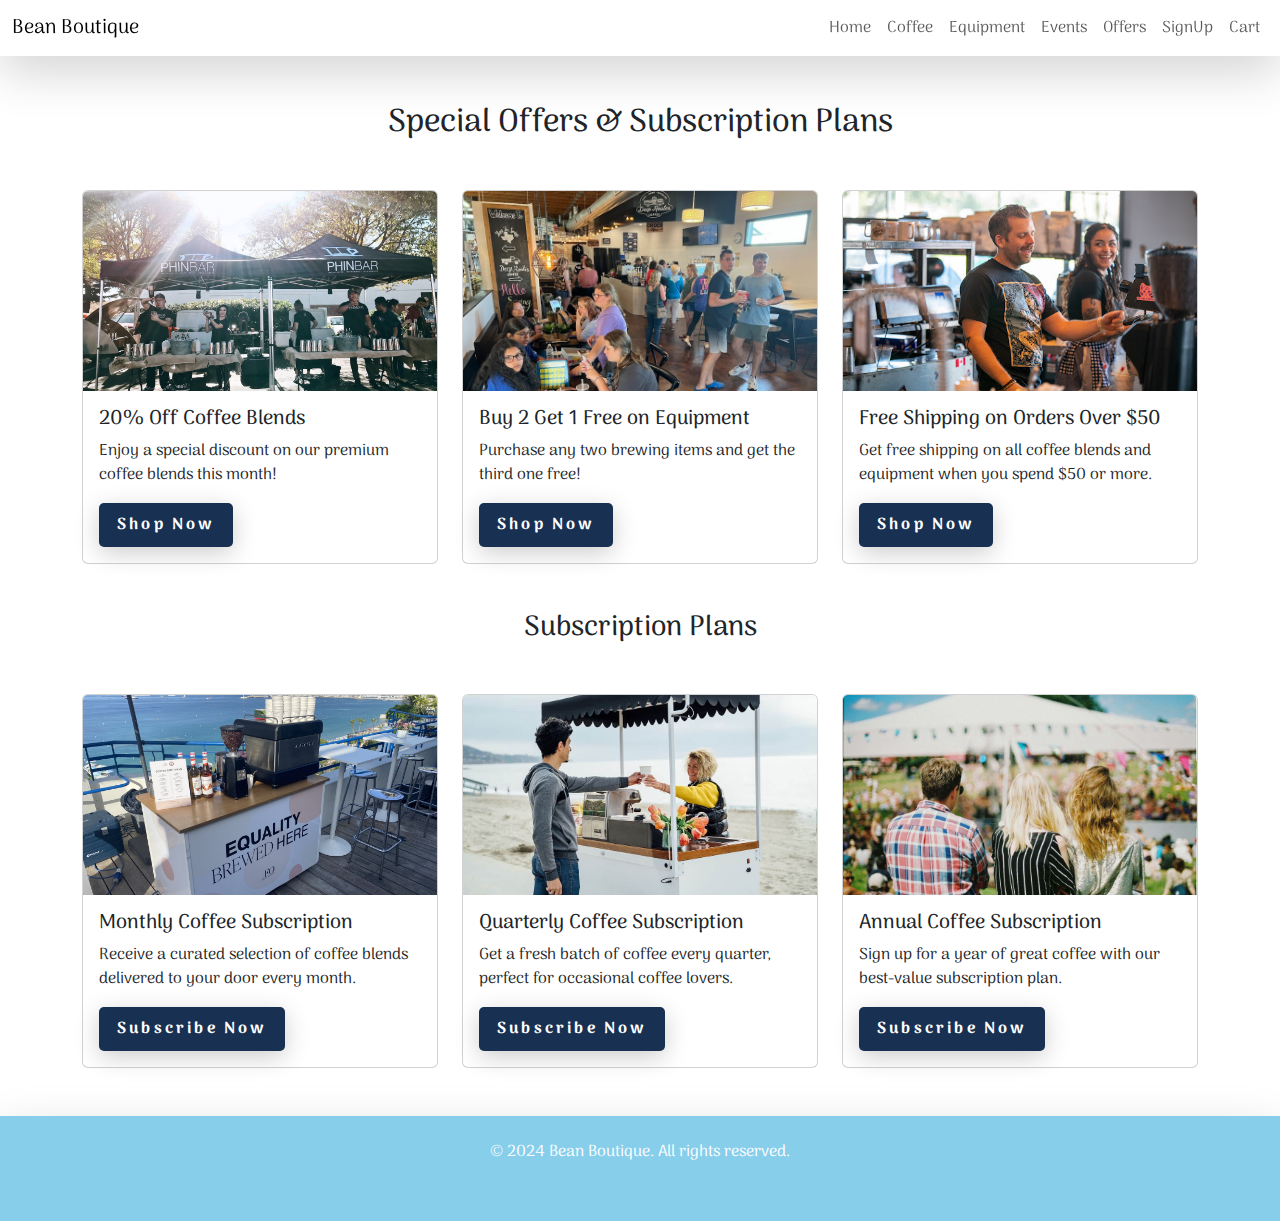
<file: offers.html>
<!DOCTYPE html>
<html lang="en">
<head>
  <meta charset="UTF-8">
  <meta name="viewport" content="width=device-width, initial-scale=1.0">
  <title>Bean Boutique - Special Offers</title>
  <link href="https://cdn.jsdelivr.net/npm/bootstrap@5.3.0-alpha1/dist/css/bootstrap.min.css" rel="stylesheet">
  <link rel="preconnect" href="https://fonts.googleapis.com">
<link rel="preconnect" href="https://fonts.gstatic.com" crossorigin>
<link href="https://fonts.googleapis.com/css2?family=Agdasima:wght@400;700&family=Arima:wght@100..700&display=swap" rel="stylesheet">
<link rel="stylesheet" href="https://cdnjs.cloudflare.com/ajax/libs/font-awesome/6.6.0/css/all.min.css" integrity="sha512-Kc323vGBEqzTmouAECnVceyQqyqdsSiqLQISBL29aUW4U/M7pSPA/gEUZQqv1cwx4OnYxTxve5UMg5GT6L4JJg==" crossorigin="anonymous" referrerpolicy="no-referrer" />
  <link rel="stylesheet" href="style.css">
</head>
<body>
  <!-- Navbar -->
  <nav class="navbar navbar-expand-lg navbar-light bg-white sticky-top shadow-lg">
    <div class="container-fluid">
        <a class="navbar-brand" href="#">Bean Boutique</a>
        <button class="navbar-toggler" type="button" data-bs-toggle="collapse" data-bs-target="#navbarNav">
            <span class="navbar-toggler-icon"></span>
        </button>
        <div class="collapse navbar-collapse" id="navbarNav">
            <ul class="navbar-nav ms-auto">
                <li class="nav-item"><a class="nav-link" href="index.html">Home</a></li>
                <li class="nav-item"><a class="nav-link" href="coffee.html">Coffee</a></li>
                <li class="nav-item"><a class="nav-link" href="equipment.html">Equipment</a></li>
                <li class="nav-item"><a class="nav-link" href="events.html">Events</a></li>
                <li class="nav-item"><a class="nav-link" href="offers.html">Offers</a></li>
                <li class="nav-item"><a class="nav-link" href="signup.html">SignUp</a></li>
                <li class="nav-item">
                    <a class="nav-link" href="cart.html">Cart <span id="cart-badge" class="badge bg-danger" style="display: none;">0</span></a>
                </li>
            </ul>
        </div>
    </div>
  </nav>

  <!-- Special Offers and Subscription Section -->
  <section id="special-offers" class="container mt-5">
    <h2 class="text-center">Special Offers & Subscription Plans</h2>
    
    <!-- Promo Offers Section -->
    <div class="row my-5">
      <div class="col-md-4">
        <div class="card">
          <img src="images/event4.jpg" class="card-img-top img-fluid" style="height: 200px; object-fit: cover;" alt="20% Off Coffee Blends">
          <div class="card-body">
            <h5 class="card-title">20% Off Coffee Blends</h5>
            <p class="card-text">Enjoy a special discount on our premium coffee blends this month!</p>
            <div>
              <button class="specialbutton"><a href="#" class="text-decoration-none">Shop Now</a></button>
            </div> 
          </div>
        </div>
      </div>

      <div class="col-md-4">
        <div class="card">
          <img src="images/event2.jpg" class="card-img-top img-fluid" style="height: 200px; object-fit: cover;" alt="Buy 2 Get 1 Free on Brewing Equipment">
          <div class="card-body">
            <h5 class="card-title">Buy 2 Get 1 Free on Equipment</h5>
            <p class="card-text">Purchase any two brewing items and get the third one free!</p>
           <div>
              <button class="specialbutton"><a href="#" class="text-decoration-none">Shop Now</a></button>
            </div> 
          </div>
        </div>
      </div>

      <div class="col-md-4">
        <div class="card">
          <img src="images/event6.jpg" class="card-img-top img-fluid" style="height: 200px; object-fit: cover;" alt="Free Shipping on Orders Over $50">
          <div class="card-body">
            <h5 class="card-title">Free Shipping on Orders Over $50</h5>
            <p class="card-text">Get free shipping on all coffee blends and equipment when you spend $50 or more.</p>
            <div>
              <button class="specialbutton"><a href="#" class="text-decoration-none">Shop Now</a></button>
            </div> 
          </div>
        </div>
      </div>
    </div>

    <!-- Subscription Plans Section -->
    <h3 class="text-center mt-5">Subscription Plans</h3>
    <div class="row my-5">
      <div class="col-md-4">
        <div class="card">
          <img src="images/event3.jpg" class="card-img-top img-fluid" style="height: 200px; object-fit: cover;" alt="Monthly Coffee Subscription">
          <div class="card-body">
            <h5 class="card-title">Monthly Coffee Subscription</h5>
            <p class="card-text">Receive a curated selection of coffee blends delivered to your door every month.</p>
            <div>
              <button class="specialbutton"><a href="#" class="text-decoration-none">Subscribe Now</a></button>
            </div> 
          </div>
        </div>
      </div>

      <div class="col-md-4">
        <div class="card">
          <img src="images/event5.jpg" class="card-img-top img-fluid" style="height: 200px; object-fit: cover;" alt="Quarterly Coffee Subscription">
          <div class="card-body">
            <h5 class="card-title">Quarterly Coffee Subscription</h5>
            <p class="card-text">Get a fresh batch of coffee every quarter, perfect for occasional coffee lovers.</p>
            <div>
              <button class="specialbutton"><a href="#" class="text-decoration-none">Subscribe Now</a></button>
            </div> 
          </div>
        </div>
      </div>

      <div class="col-md-4">
        <div class="card">
          <img src="images/event1.jpeg" class="card-img-top img-fluid" style="height: 200px; object-fit: cover;" alt="Annual Coffee Subscription">
          <div class="card-body">
            <h5 class="card-title">Annual Coffee Subscription</h5>
            <p class="card-text">Sign up for a year of great coffee with our best-value subscription plan.</p>
            <div>
              <button class="specialbutton"><a href="#" class="text-decoration-none">Subscribe Now</a></button>
            </div> 
          </div>
        </div>
      </div>
    </div>
  </section>

  <!-- Footer -->
<footer class="text-white text-center py-4 shadow-lg" style="background-color: skyblue;">
  <p class="mb-2">&copy; 2024 Bean Boutique. All rights reserved.</p>
  <div class="footer-social-media">
    <a href="#" aria-label="Instagram" class="text-white mx-2 h5"><i class="fab fa-instagram"></i></a>
    <a href="#" aria-label="Facebook" class="text-white mx-2 h5"><i class="fab fa-facebook"></i></a>
    <a href="#" aria-label="Twitter" class="text-white mx-2 h5"><i class="fab fa-twitter"></i></a>
  </div>
</footer>

  <script>
    function updateCartBadge() {
        const cart = JSON.parse(localStorage.getItem('cart')) || [];
        const totalItems = cart.reduce((acc, item) => acc + item.quantity, 0);
        
        const cartBadge = document.getElementById('cart-badge');
        cartBadge.innerText = totalItems;

        // Show badge only if there are items in the cart
        if (totalItems > 0) {
            cartBadge.style.display = 'inline';
        } else {
            cartBadge.style.display = 'none';
        }
    }

    // Call updateCartBadge when the page loads
    window.onload = function() {
        updateCartBadge();
    };
  </script>
  <script src="https://cdn.jsdelivr.net/npm/bootstrap@5.3.0-alpha1/dist/js/bootstrap.bundle.min.js"></script>
</body>
</html>
</file>
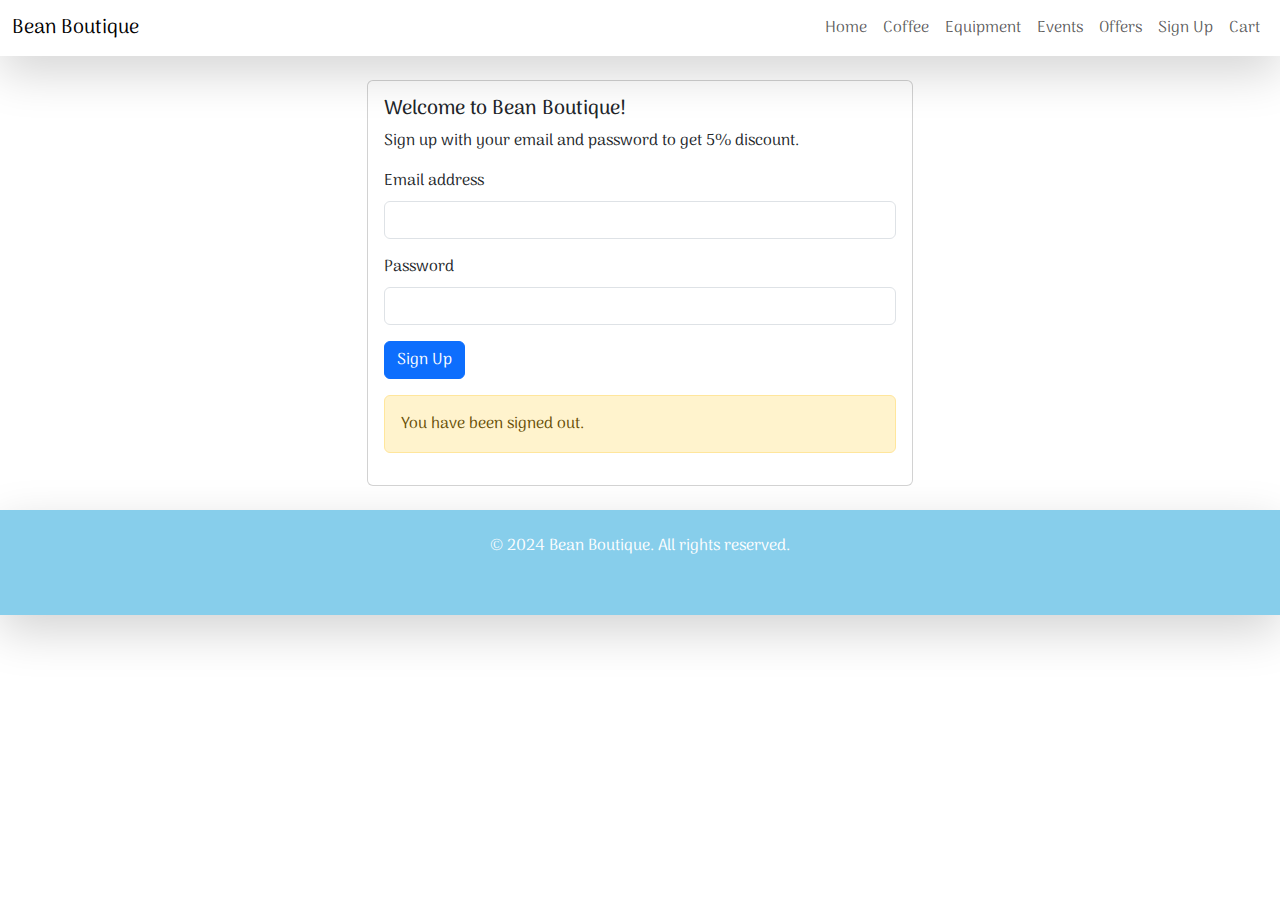
<file: signup.html>
<!DOCTYPE html>
<html lang="en">
<head>
  <meta charset="UTF-8">
  <meta name="viewport" content="width=device-width, initial-scale=1.0">
  <title>Sign Up - Bean Boutique</title>
  <link href="https://cdn.jsdelivr.net/npm/bootstrap@5.3.0-alpha1/dist/css/bootstrap.min.css" rel="stylesheet">
  <link rel="preconnect" href="https://fonts.googleapis.com">
  <link rel="preconnect" href="https://fonts.gstatic.com" crossorigin>
  <link href="https://fonts.googleapis.com/css2?family=Agdasima:wght@400;700&family=Arima:wght@100..700&display=swap" rel="stylesheet">
  <link rel="stylesheet" href="https://cdnjs.cloudflare.com/ajax/libs/font-awesome/6.6.0/css/all.min.css" integrity="sha512-Kc323vGBEqzTmouAECnVceyQqyqdsSiqLQISBL29aUW4U/M7pSPA/gEUZQqv1cwx4OnYxTxve5UMg5GT6L4JJg==" crossorigin="anonymous" referrerpolicy="no-referrer" />
  <link rel="stylesheet" href="style.css">
</head>
<body>
  <!-- Navbar -->
  <nav class="navbar navbar-expand-lg navbar-light bg-white sticky-top shadow-lg">
    <div class="container-fluid">
        <a class="navbar-brand" href="#">Bean Boutique</a>
        <button class="navbar-toggler" type="button" data-bs-toggle="collapse" data-bs-target="#navbarNav">
            <span class="navbar-toggler-icon"></span>
        </button>
        <div class="collapse navbar-collapse" id="navbarNav">
            <ul class="navbar-nav ms-auto">
                <li class="nav-item"><a class="nav-link" href="index.html">Home</a></li>
                <li class="nav-item"><a class="nav-link" href="coffee.html">Coffee</a></li>
                <li class="nav-item"><a class="nav-link" href="equipment.html">Equipment</a></li>
                <li class="nav-item"><a class="nav-link" href="events.html">Events</a></li>
                <li class="nav-item"><a class="nav-link" href="offers.html">Offers</a></li>
                <li class="nav-item"><a class="nav-link" href="signup.html">Sign Up</a></li>
                <li class="nav-item">
                    <a class="nav-link" href="cart.html">Cart <span id="cart-badge" class="badge bg-danger" style="display: none;">0</span></a>
                </li>
            </ul>
        </div>
    </div>
  </nav>

  <section class="container mt-4" id="signup-section">
    <div class="row justify-content-center">
      <div class="col-md-6">
        <div class="card">
          <div class="card-body">
            <h5 class="card-title">Welcome to Bean Boutique!</h5>
            <p class="card-text">Sign up with your email and password to get 5% discount.</p>
            
            <!-- Sign Up Form -->
            <form id="signup-form">
              <div class="mb-3">
                <label for="email" class="form-label">Email address</label>
                <input type="email" class="form-control" id="email" required>
              </div>
              <div class="mb-3">
                <label for="password" class="form-label">Password</label>
                <input type="password" class="form-control" id="password" required>
              </div>
              <!-- Buttons Row -->
              <div class="d-flex justify-content-between">
                <button type="submit" class="btn btn-primary">Sign Up</button>
                <button id="signout-btn" class="btn btn-danger" style="display: none;">Sign Out</button>
              </div>
            </form>

            <!-- Messages Display -->
            <div id="message" class="mt-3"></div>
          </div>
        </div>
      </div>
    </div>
  </section>

  <!-- Footer -->
<footer class="text-white text-center py-4 shadow-lg mt-4" style="background-color: skyblue;">
  <p class="mb-2">&copy; 2024 Bean Boutique. All rights reserved.</p>
  <div class="footer-social-media">
    <a href="#" aria-label="Instagram" class="text-white mx-2 h5"><i class="fab fa-instagram"></i></a>
    <a href="#" aria-label="Facebook" class="text-white mx-2 h5"><i class="fab fa-facebook"></i></a>
    <a href="#" aria-label="Twitter" class="text-white mx-2 h5"><i class="fab fa-twitter"></i></a>
  </div>
</footer>

  <script src="https://cdn.jsdelivr.net/npm/bootstrap@5.3.0-alpha1/dist/js/bootstrap.bundle.min.js"></script>
  <script>
    // Handle sign-up form submission
    document.getElementById('signup-form').addEventListener('submit', function (event) {
      event.preventDefault();
      
      const email = document.getElementById('email').value;
      const password = document.getElementById('password').value;
  
      // Save the user data in localStorage
      localStorage.setItem('signedUp', 'true');
      localStorage.setItem('email', email); 
      localStorage.setItem('password', password);
  
      // Update UI after sign-up
      updateSignInOutStatus(true);
    });
  
    // Handle sign out functionality
    document.getElementById('signout-btn').addEventListener('click', function () {
      // Clear user data from localStorage
      localStorage.removeItem('signedUp');
      localStorage.removeItem('email');
      localStorage.removeItem('password');
  
      // Update UI after sign-out
      updateSignInOutStatus(false);
    });
  
    // Function to update sign-in/out status dynamically
    function updateSignInOutStatus(isSignedIn) {
      const signoutBtn = document.getElementById('signout-btn');
      const messageDiv = document.getElementById('message');
  
      if (isSignedIn) {
        // Show the sign-out button and success message
        signoutBtn.style.display = 'block';
        messageDiv.innerHTML = '<div class="alert alert-success" role="alert">Thank you for signing up! Your discount is on its way.</div>';
      } else {
        // Hide the sign-out button and show sign-out message
        signoutBtn.style.display = 'none';
        messageDiv.innerHTML = '<div class="alert alert-warning" role="alert">You have been signed out.</div>';
      }
    }
  
    // Check sign-in status on page load
    window.onload = function() {
      const isSignedIn = localStorage.getItem('signedUp') === 'true';
      updateSignInOutStatus(isSignedIn);  // Check and update UI based on sign-in status
      updateCartBadge();  // Update cart badge on page load
    };
  
    // Function to update the cart badge dynamically
    function updateCartBadge() {
      const cart = JSON.parse(localStorage.getItem('cart')) || [];
      const totalItems = cart.reduce((acc, item) => acc + item.quantity, 0);
  
      const cartBadge = document.getElementById('cart-badge');
      cartBadge.innerText = totalItems;
  
      // Show badge only if there are items in the cart
      if (totalItems > 0) {
        cartBadge.style.display = 'inline';
      } else {
        cartBadge.style.display = 'none';
      }
    }
  </script>
  
</body>
</html>
</file>
<file: style.css>
body {
  font-family: "Arima", system-ui;
  font-optical-sizing: auto;
  font-weight: 400;
  font-style: normal;
  background-color: white;
}

.nav-link {
  position: relative;
}

#cart-badge {
  position: inherit;
  top: -10px; 
  right: -1px; 
  font-size: 0.6em;
  padding: 0.1em 0.5em; 
}
  
  footer {
    background-color: #f8f9fa;
  }
  
  .social-media a {
    margin: 0 10px;
    text-decoration: none;
  }

  /* From Uiverse.io by abrahamcalsin */ 
.specialbutton {
  position: relative;
  display: flex;
  justify-content: center;
  align-items: center;
  border-radius: 5px;
  background: #183153;
  font-family: "Arima", system-ui;
  box-shadow: 0px 6px 24px 0px rgba(0, 0, 0, 0.2);
  overflow: hidden;
  cursor: pointer;
  border: none;
}

.specialbutton:after {
  content: " ";
  width: 0%;
  height: 100%;
  /* background: #ffd401; */
  background-color: skyblue;
  position: absolute;
  transition: all 0.4s ease-in-out;
  right: 0;
}

.specialbutton:hover::after {
  right: auto;
  left: 0;
  width: 100%;
}

.specialbutton a {
  text-align: center;
  text-decoration: none;
  width: 100%;
  padding: 9px 12px;
  color: #fff;
  font-size: 1em;
  font-weight: 700;
  letter-spacing: 0.2em;
  z-index: 20;
  transition: all 0.3s ease-in-out;
}

.specialbutton:hover a {
  color: #183153;
  animation: scaleUp 0.3s ease-in-out;
}

@keyframes scaleUp {
  0% {
    transform: scale(1);
  }

  50% {
    transform: scale(0.95);
  }

  100% {
    transform: scale(1);
  }
}
</file>
